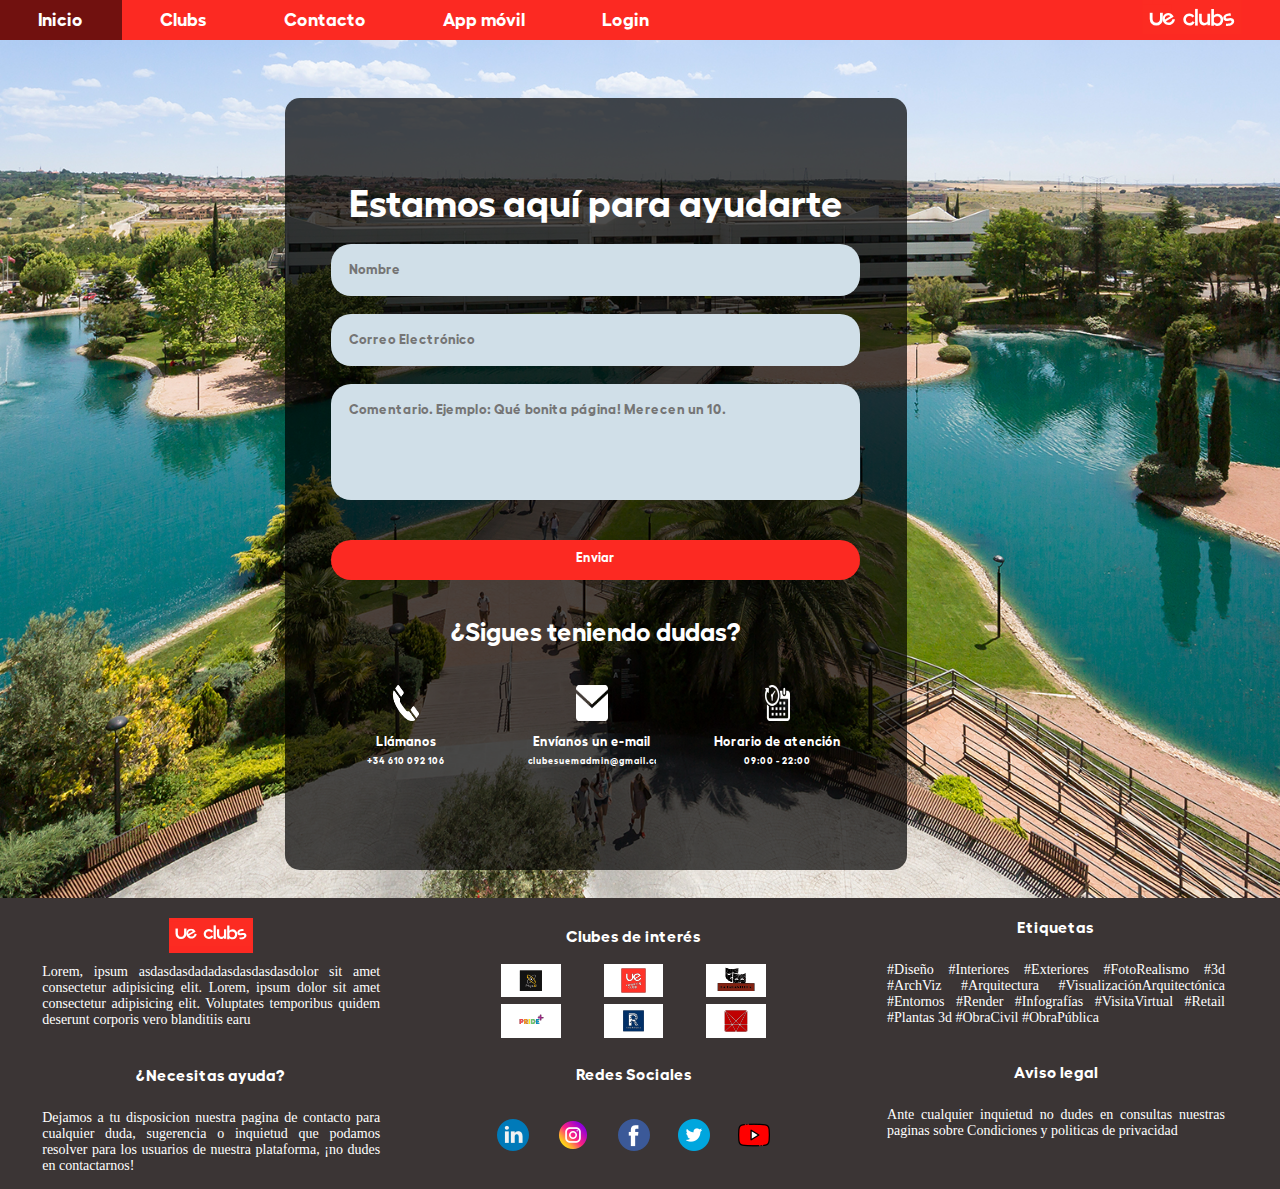
<file: contacto.html>
<!DOCTYPE html>
<html lang="en" class="contacto_html">
  <head>
    <meta charset="UTF-8" />
    <meta http-equiv="X-UA-Compatible" content="IE=edge" />
    <meta name="viewport" content="width=device-width, initial-scale=1.0" />
    <link rel="stylesheet" href="css_junto.css" />
    <script src="https://ajax.googleapis.com/ajax/libs/jquery/3.3.1/jquery.min.js"></script>
    <link rel="shortcut icon" href="img/logo.svg" type="image/x-icon">

    <title>Contactános</title>
  </head>
  <body class="contacto_body">
     <!-- BARRA DE NAVEGACIÓN -->
     <div class="navegacion_container">
      <header>
        <nav>
          <div class="navegacion_icon">
            <img class= "test_index_2" src="img/navegacion_burger.png" />
          </div>
          <a href="index.html" class="navegacion_link_menu"><div class="navegacion_menu" >Inicio</div></a>
          <a href="clubes.html" class="navegacion_link_menu"><div class="navegacion_menu">Clubs</div></a>
          <a href="contacto.html" class="navegacion_link_menu"><div class="navegacion_menu">Contacto</div></a>
          <a href="downloadAPP.html" class="navegacion_link_menu"><div class="navegacion_menu">App móvil</div></a>
          <a href="login.html" class="navegacion_link_menu"><div class="navegacion_menu">Login</div></a>
        </nav>
      </header>
    </div>
    <div class="navegacion_logo">
      <img class="navegacion_logouem" src="img/logo.svg" alt="" />
    </div>

    <!-- IMPORTANTE: COPIAR SCRIPT DEL HEAD-->
    <script>
      /* Icono del menu. Vamos a darle funcionalidad para hacer que se oculte o aparezca según el tamaño de la ventana */
      $(function () {
        /* Captura del evento para mostrar u ocultar el menu */
        $(".navegacion_icon").click(function () {
          $(".navegacion_menu").toggle();
        });

        $(window).resize(function () {
          var anchura = $(this).width();
          if (anchura > 900) {
            $(".navegacion_menu").show();
          }
        });
      });
    </script>
    <!-- FIN BARRA NAVEGACIÓN-->
    <div id="contacto_secundario">
      <div class="contacto_formulario">
        <form action="/" class="contacto_decor">
          <div class="contacto_circle"></div>
          <div class="contacto_form-inner">
            <h1 class="contacto_h1">Estamos aquí para ayudarte</h1>
            <br />
            <input type="text" placeholder="Nombre" />
            <input type="email" placeholder="Correo Electrónico" />
            <textarea
              placeholder="Comentario. Ejemplo: Qué bonita página! Merecen un 10."
              rows="5"
            ></textarea>
            <button type="submit" href="/" class="contacto_boton">
              <p id="contacto_letrasENVIAR">Enviar</p>
            </button>
          </div>

          <div id="contacto_divPrincipal">
            <p class="contacto_titulo_contacto">¿Sigues teniendo dudas?</p>
            <div class="contacto_card">
              <img src="img/viejo-telefono-tipico.png" alt="" class="contacto_imgj" />
              <p class="contacto_textotit"><b>Llámanos</b></p>
              <br />
              <p class="contacto_textop">+34 610 092 106</p>
            </div>
            <div class="contacto_card">
              <img src="img/email.png" alt="" id="contacto_mail" class="contacto_imgj" />
              <p class="contacto_textotit"><b>Envíanos un e-mail</b></p>
              <br />
              <p class="contacto_textop1">clubesuemadmin@gmail.com</p>
            </div>
            <div class="contacto_card">
              <img src="img/horarios.png" alt="" class="contacto_imgj" />
              <p class="contacto_textotit"><b>Horario de atención</b></p>
              <br />
              <p class="contacto_textop">09:00 - 22:00</p>
            </div>
          </div>
        </form>
      </div>
    </div>

    <!-- FOOTER -->
    <footer>
      <div class="contenedorfooter">
        <div class="espaciosfooter">
          <img class="logofooter" src="img/logo.svg" alt="" />
          <p class="textofooter1">
            Lorem, ipsum asdasdasdadadasdasdasdasdolor sit amet consectetur
            adipisicing elit. Lorem, ipsum dolor sit amet consectetur
            adipisicing elit. Voluptates temporibus quidem deserunt corporis
            vero blanditiis earu
          </p>
          <br />

          <h3 class="h3footer">¿Necesitas ayuda?</h3>
          <br />
          <p class="textofooter2">
            Dejamos a tu disposicion nuestra pagina de
            <a class="contactofooter" href="#">contacto</a> para cualquier duda,
            sugerencia o inquietud que podamos resolver para los usuarios de
            nuestra plataforma, ¡no dudes en contactarnos!
          </p>
        </div>
        <div class="espaciosfooterG">
          <br />
          <h3 class="h3footerc">Clubes de interés</h3>
          <br />
          <div class="galeriafooter">
            <div class="columna">
              <img
                class="imagenfooter"
                src="logos/LOGOS/VECTORIZADOS/phyxs-logo-club-madrid-400x225.svg"
                alt=""
              />
              <img
                class="imagenfooter"
                src="logos/LOGOS/VECTORIZADOS/pride.svg"
                alt=""
              />
            </div>
            <div class="columna">
              <img
                class="imagenfooter"
                src="logos/LOGOS/VECTORIZADOS/ue-e-sports-group.svg"
                alt=""
              />
              <img
                class="imagenfooter"
                src="logos/LOGOS/VECTORIZADOS/robotics.svg"
                alt=""
              />
            </div>
            <div class="columna">
              <img
                class="imagenfooter"
                src="logos/LOGOS/VECTORIZADOS/club-teatro-la-tarantella-uem-logo.svg"
                alt=""
              />
              <img
                class="imagenfooter"
                src="logos/LOGOS/VECTORIZADOS/cludeciencias3.svg"
                alt=""
              />
            </div>
          </div>

          <h3 class="h3footer">Redes Sociales</h3>
          <br /><br />
          <div class="footer_redescociales">
            <img
              src="logos/LOGOS/redes sociales/linkedin.png"
              alt=""
              class="footer_icono_redes_sociales"
            />
            <img
              src="logos/LOGOS/redes sociales/instagram.png"
              alt=""
              class="footer_icono_redes_sociales"
            />
            <img
              src="logos/LOGOS/redes sociales/facebook.png"
              alt=""
              class="footer_icono_redes_sociales"
            />
            <img
              src="logos/LOGOS/redes sociales/gorjeo.png"
              alt=""
              class="footer_icono_redes_sociales"
            />
            <img
              src="/logos/LOGOS/redes sociales/youtube.png"
              alt=""
              class="footer_icono_redes_sociales"
            />
          </div>
        </div>

        <div class="espaciosfooterfinal">
          <h3 class="h3footer">Etiquetas</h3>
          <br />
          <p class="textofooter2">
            #Diseño #Interiores #Exteriores #FotoRealismo #3d #ArchViz
            #Arquitectura #VisualizaciónArquitectónica #Entornos #Render
            #Infografías #VisitaVirtual #Retail #Plantas 3d #ObraCivil
            #ObraPública
          </p>
          <br />

          <h3 class="h3footer">Aviso legal</h3>
          <br />
          <p class="textofooter2">
            Ante cualquier inquietud no dudes en consultas nuestras paginas
            sobre
            <a href="#" class="contactofooter"
              >Condiciones y politicas de privacidad</a
            >
          </p>
        </div>
      </div>
      <br />
    </footer>
  </body>
</html>
</file>
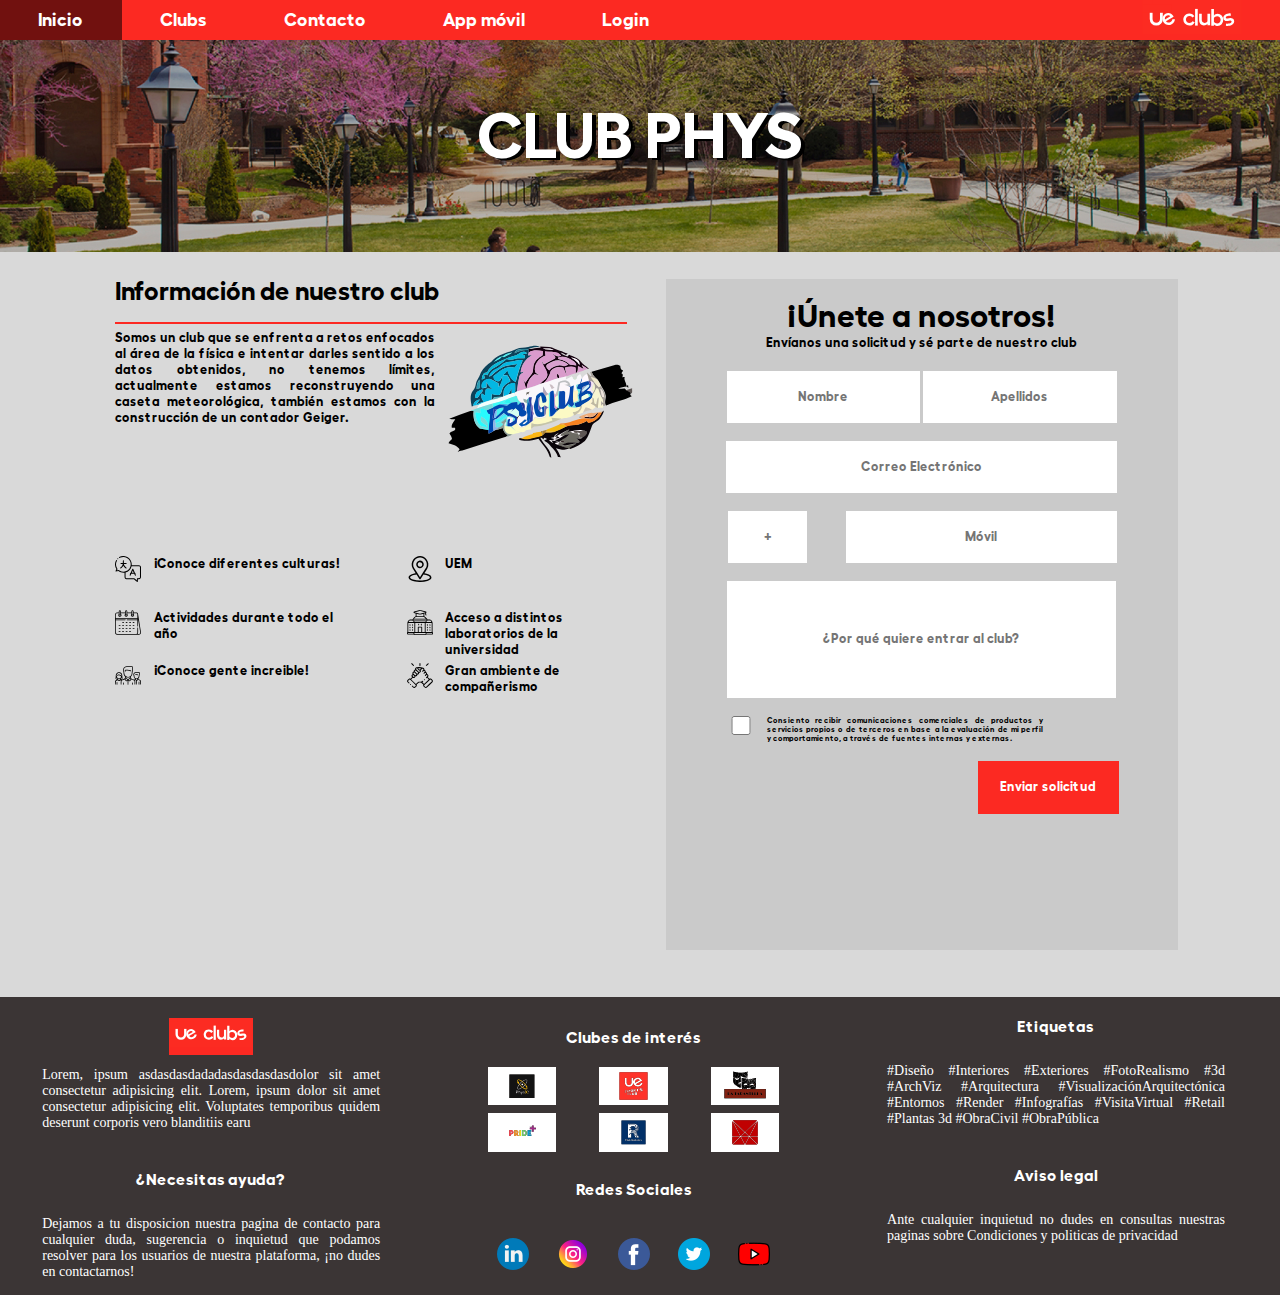
<file: pagdeunclub.html>
<!DOCTYPE html>
<html lang="en">
  <head>
    <meta charset="UTF-8" />
    <meta http-equiv="X-UA-Compatible" content="IE=edge" />
    <meta name="viewport" content="width=device-width, initial-scale=1.0" />
    <link rel="stylesheet" href="css_junto.css" />
    <link rel="shortcut icon" href="img/logo.svg" type="image/x-icon">
    <title>Club</title>
  </head>
  <body>
    <!-- BARRA DE NAVEGACIÓN -->
    <div class="navegacion_container">
      <header>
        <nav>
          <div class="navegacion_icon">
            <img class= "test_index_2" src="img/navegacion_burger.png" />
          </div>
          <a href="index.html" class="navegacion_link_menu"><div class="navegacion_menu" >Inicio</div></a>
          <a href="clubes.html" class="navegacion_link_menu"><div class="navegacion_menu">Clubs</div></a>
          <a href="contacto.html" class="navegacion_link_menu"><div class="navegacion_menu">Contacto</div></a>
          <a href="downloadAPP.html" class="navegacion_link_menu"><div class="navegacion_menu">App móvil</div></a>
          <a href="login.html" class="navegacion_link_menu"><div class="navegacion_menu">Login</div></a>
        </nav>
      </header>
    </div>
    <div class="navegacion_logo">
      <img class="navegacion_logouem" src="img/logo.svg" alt="" />
    </div>
    <div class="divprincipal_club">
      <p class="tituloPRI_club">CLUB PHYS</p>
    </div>
    <div class="contenedorgeneral_club">
    <div class="contenedorVerticales_club">
      <div class="divvertical1_club">
        <h1 id="tituloINFO_club">Información de nuestro club</h1>
        <br /><br/> <hr class="lineaINFO_club">
        <div class="circulo_club"><img src="logos/psyclub.svg" alt="" id="logoTEXT_club"></div>
        <div >
        <p id="textoINFO_club">
          Somos un club que se enfrenta a retos enfocados al área de la física
          e intentar darles sentido a los datos obtenidos, no tenemos límites,
          actualmente estamos reconstruyendo una caseta meteorológica, también
          estamos con la construcción de un contador Geiger.
        </p> 
      </div>
      <div class="caract_club">
        <div id="cuadrito1_club"><img src="iconos/translation (1).svg" alt="" class="imgIZQ_club"><p class="textoICON_club">  ¡Conoce diferentes culturas!  </p> </div>
        <div id="cuadrito2_club"><img src="iconos/location (1).svg" alt="" class="imgIZQ_club"><p class="textoICON_club"> UEM  </p> </div>
        <div id="cuadrito3_club"><img src="iconos/calendar (1).svg" alt="" class="imgIZQ_club"><p class="textoICON_club"> Actividades durante todo el año   </p> </div>
        <div id="cuadrito4_club"><img src="iconos/school.svg" alt="" class="imgIZQ_club"><p class="textoICON_club"> Acceso a distintos laboratorios de la universidad  </p> </div>
        <div id="cuadrito5_club"><img src="iconos/team.svg" alt="" class="imgIZQ_club"><p class="textoICON_club"> ¡Conoce gente increible!  </p> </div>
        <div id="cuadrito6_club"><img src="iconos/support (2).svg" alt="" class="imgIZQ_club"><p class="textoICON_club"> Gran ambiente de <br> compañerismo  </p> </div>
        <!-- <div id="cuadrito7_club"></div>
        <div id="cuadrito8_club"></div> -->
      </div>



      </div>
      <div class="divvertical2_club">
        <div class="formulario_club">
          <h1 id="titulojoin_club">¡Únete a nosotros!</h1>
        <p id="textojoin_club">Envíanos una solicitud y sé parte de nuestro club</p> <br>
          <form action="" class="decoracionFORM">
            <div class="rellenoformulario_club">
              <br />
              <input type="text" placeholder="Nombre" />
              <input type="text" placeholder="Apellidos">
              <input type="email" placeholder="Correo Electrónico" id="mailform_club"/> <br>
              <input type="text" placeholder="+" id="masFORM_club">
              <input type="text" id="movilFORM_club" placeholder="Móvil">
              <input type="textarea" placeholder="¿Por qué quiere entrar al club?" id="textogrande_club"> 
              <input type="checkbox" name="" id="casilladerechos_club">
              <p id="textoCasilla_club">Consiento recibir comunicaciones comerciales de productos y servicios propios o de terceros en base a la evaluación de mi perfil y comportamiento, a través de fuentes internas y externas.</p>
              <button type="submit" class="ENVIAR_club">
              Enviar solicitud
              </button>
            </div>
      </div>
    </div>
    </div>


 <!-- FOOTER -->
 <footer>
  <div class="contenedorfooter">
    <div class="espaciosfooter">
      <img class="logofooter" src="img/logo.svg" alt="" />
      <p class="textofooter1">
        Lorem, ipsum asdasdasdadadasdasdasdasdolor sit amet consectetur
        adipisicing elit. Lorem, ipsum dolor sit amet consectetur
        adipisicing elit. Voluptates temporibus quidem deserunt corporis
        vero blanditiis earu
      </p>
      <br />

      <h3 class="h3footer">¿Necesitas ayuda?</h3>
      <br />
      <p class="textofooter2">
        Dejamos a tu disposicion nuestra pagina de
        <a class="contactofooter" href="#">contacto</a> para cualquier duda,
        sugerencia o inquietud que podamos resolver para los usuarios de
        nuestra plataforma, ¡no dudes en contactarnos!
      </p>
    </div>
    <div class="espaciosfooterG">
      <br />
      <h3 class="h3footerc">Clubes de interés</h3>
      <br />
      <div class="galeriafooter">
        <div class="columna">
          <img
            class="imagenfooter"
            src="logos/LOGOS/VECTORIZADOS/phyxs-logo-club-madrid-400x225.svg"
            alt=""
          />
          <img
            class="imagenfooter"
            src="logos/LOGOS/VECTORIZADOS/pride.svg"
            alt=""
          />
        </div>
        <div class="columna">
          <img
            class="imagenfooter"
            src="logos/LOGOS/VECTORIZADOS/ue-e-sports-group.svg"
            alt=""
          />
          <img
            class="imagenfooter"
            src="logos/LOGOS/VECTORIZADOS/robotics.svg"
            alt=""
          />
        </div>
        <div class="columna">
          <img
            class="imagenfooter"
            src="logos/LOGOS/VECTORIZADOS/club-teatro-la-tarantella-uem-logo.svg"
            alt=""
          />
          <img
            class="imagenfooter"
            src="logos/LOGOS/VECTORIZADOS/cludeciencias3.svg"
            alt=""
          />
        </div>
      </div>

      <h3 class="h3footer">Redes Sociales</h3>
      <br /><br />
      <div class="footer_redescociales">
        <img
          src="logos/LOGOS/redes sociales/linkedin.png"
          alt=""
          class="footer_icono_redes_sociales"
        />
        <img
          src="logos/LOGOS/redes sociales/instagram.png"
          alt=""
          class="footer_icono_redes_sociales"
        />
        <img
          src="logos/LOGOS/redes sociales/facebook.png"
          alt=""
          class="footer_icono_redes_sociales"
        />
        <img
          src="logos/LOGOS/redes sociales/gorjeo.png"
          alt=""
          class="footer_icono_redes_sociales"
        />
        <img
          src="logos/LOGOS/redes sociales/youtube.png"
          alt=""
          class="footer_icono_redes_sociales"
        />
      </div>
    </div>

    <div class="espaciosfooterfinal">
      <h3 class="h3footer">Etiquetas</h3>
      <br />
      <p class="textofooter2">
        #Diseño #Interiores #Exteriores #FotoRealismo #3d #ArchViz
        #Arquitectura #VisualizaciónArquitectónica #Entornos #Render
        #Infografías #VisitaVirtual #Retail #Plantas 3d #ObraCivil
        #ObraPública
      </p>
      <br />

      <h3 class="h3footer">Aviso legal</h3>
      <br />
      <p class="textofooter2">
        Ante cualquier inquietud no dudes en consultas nuestras paginas
        sobre
        <a href="#" class="contactofooter"
          >Condiciones y politicas de privacidad</a
        >
      </p>
    </div>
  </div>
  <br />
</footer>
  </body>
</html>
</file>
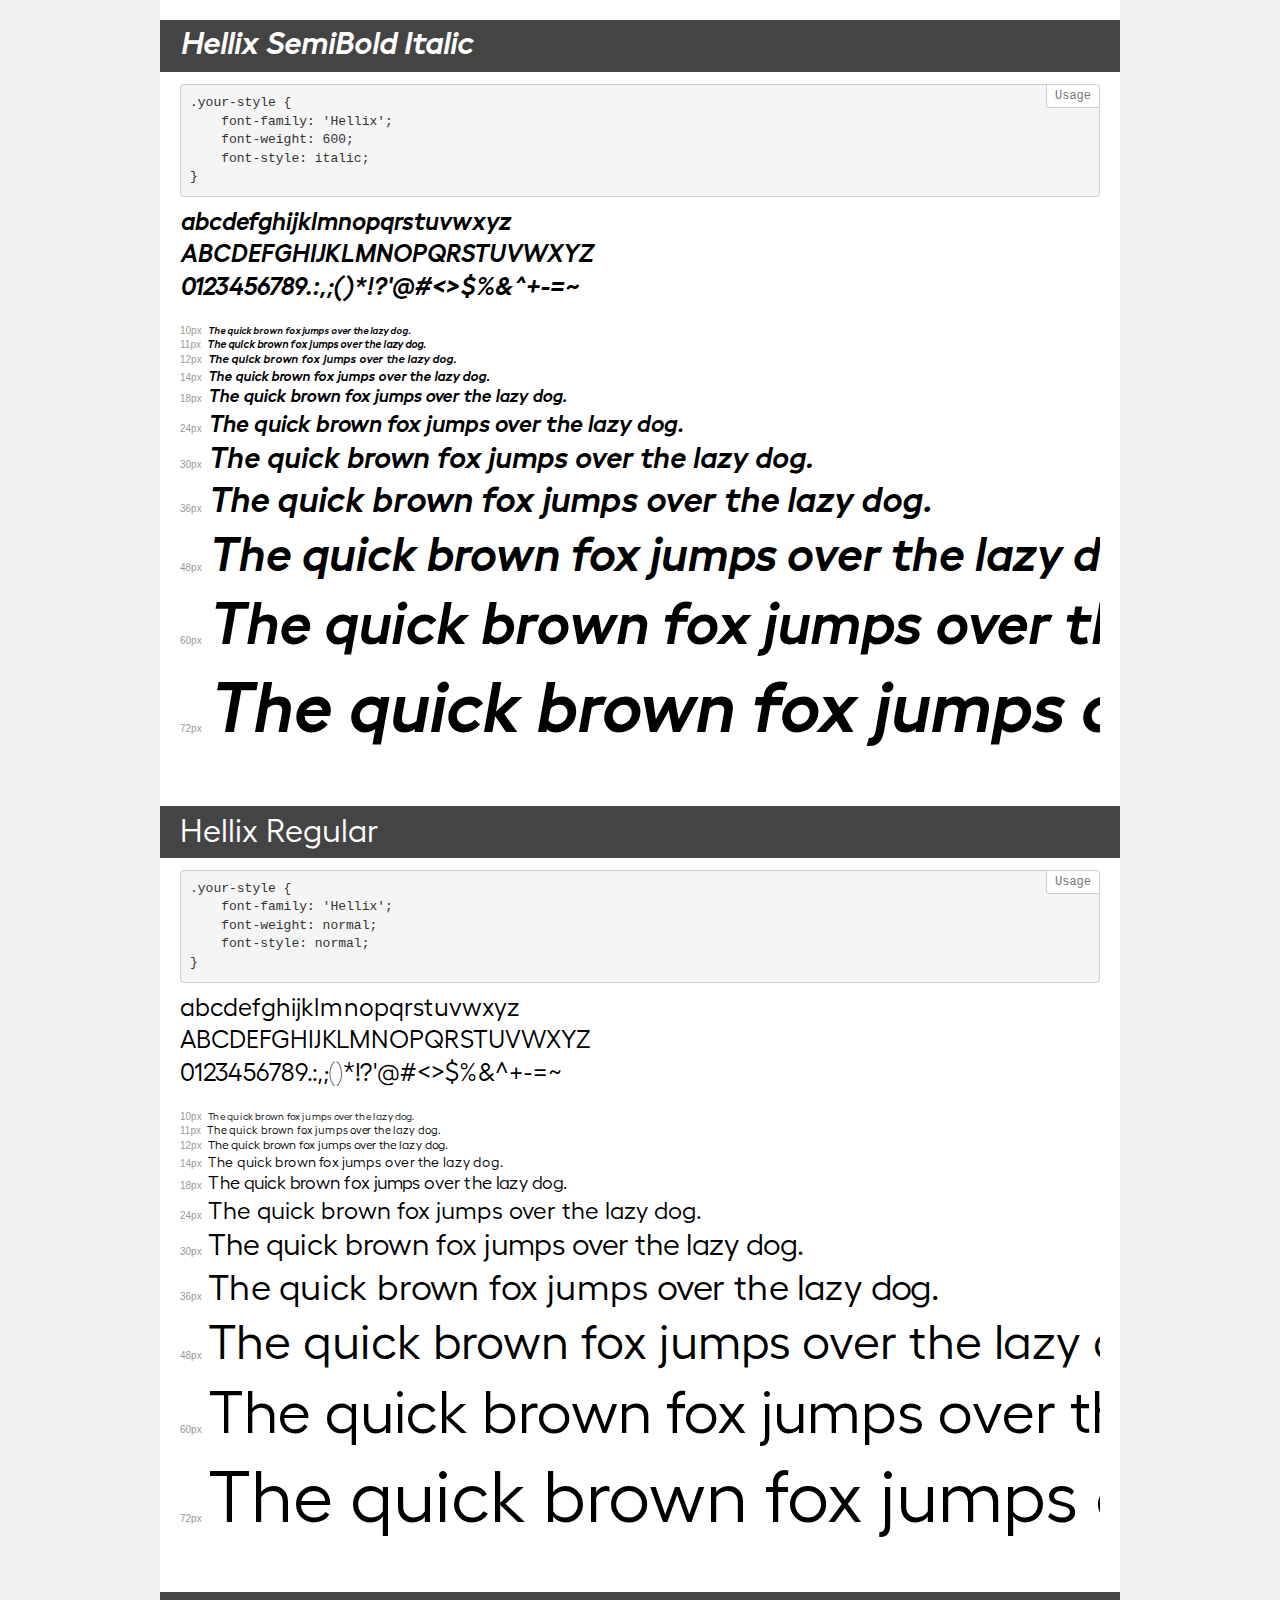
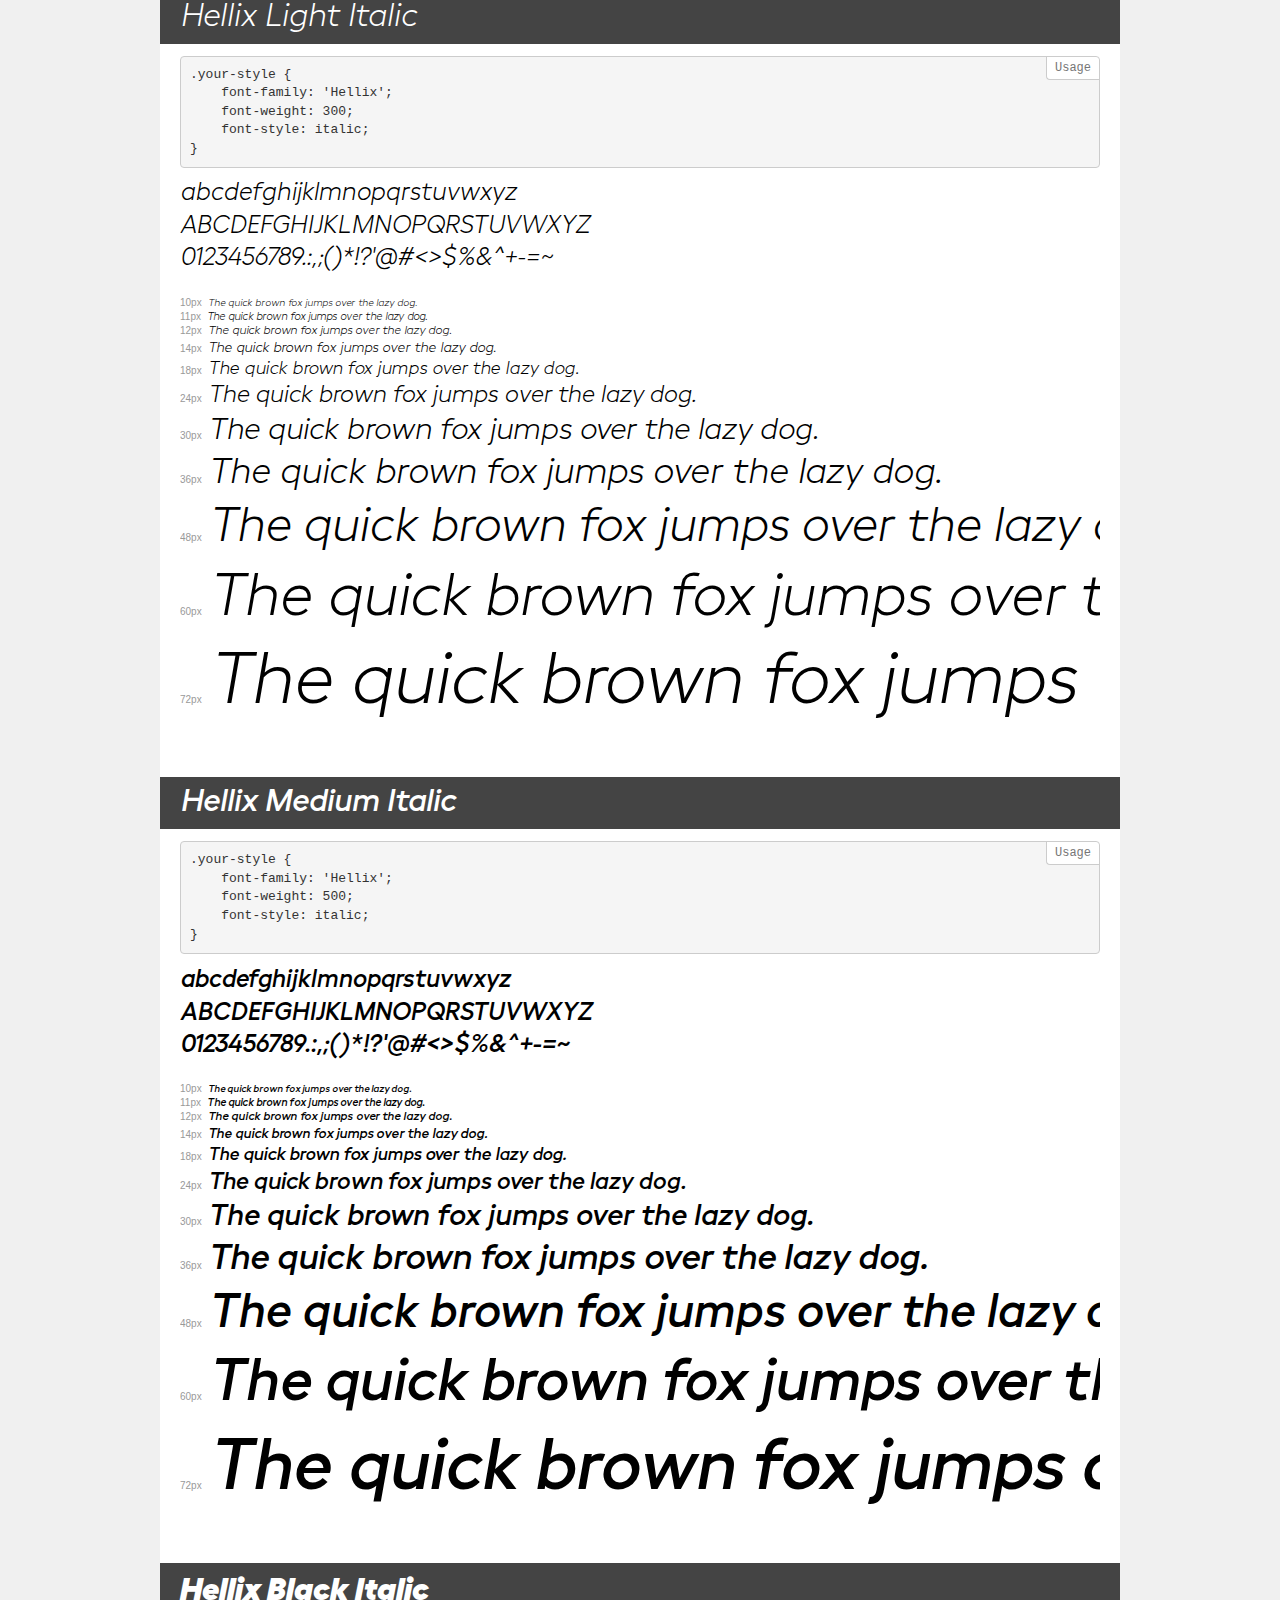
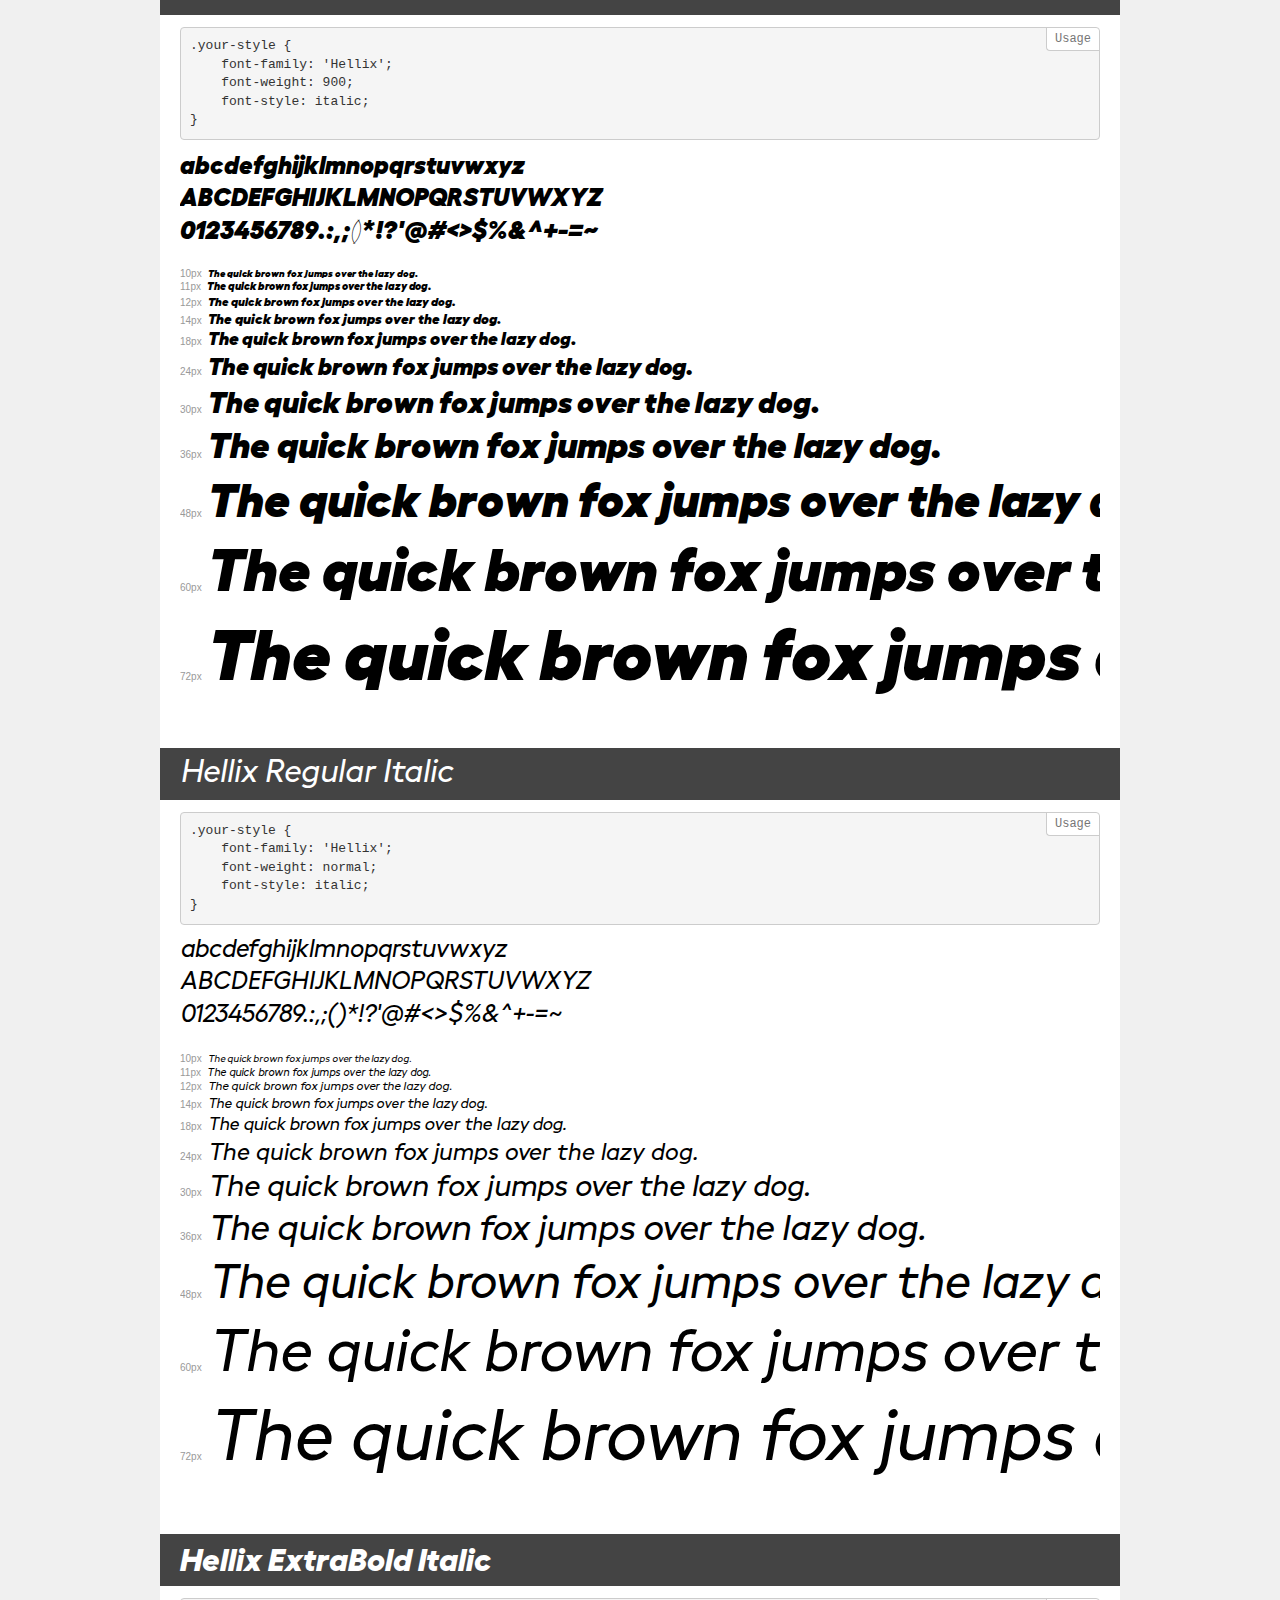
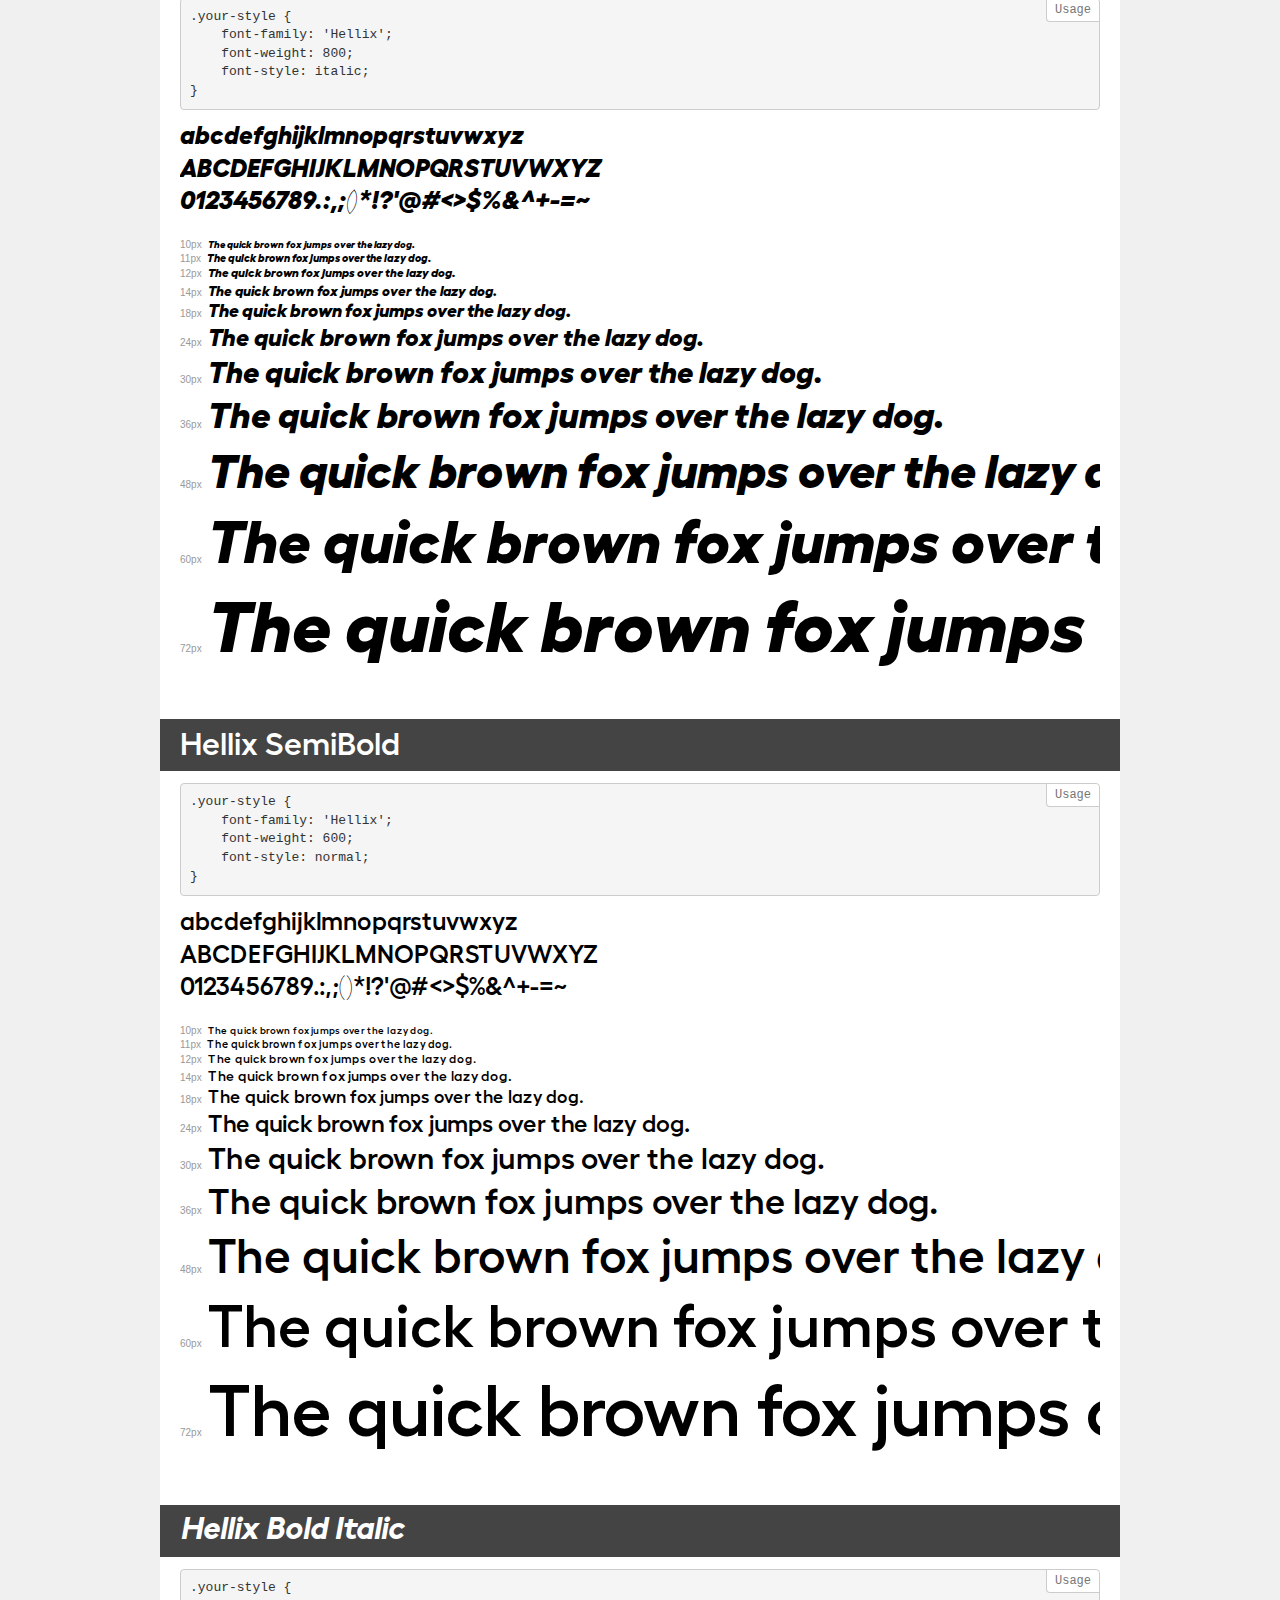
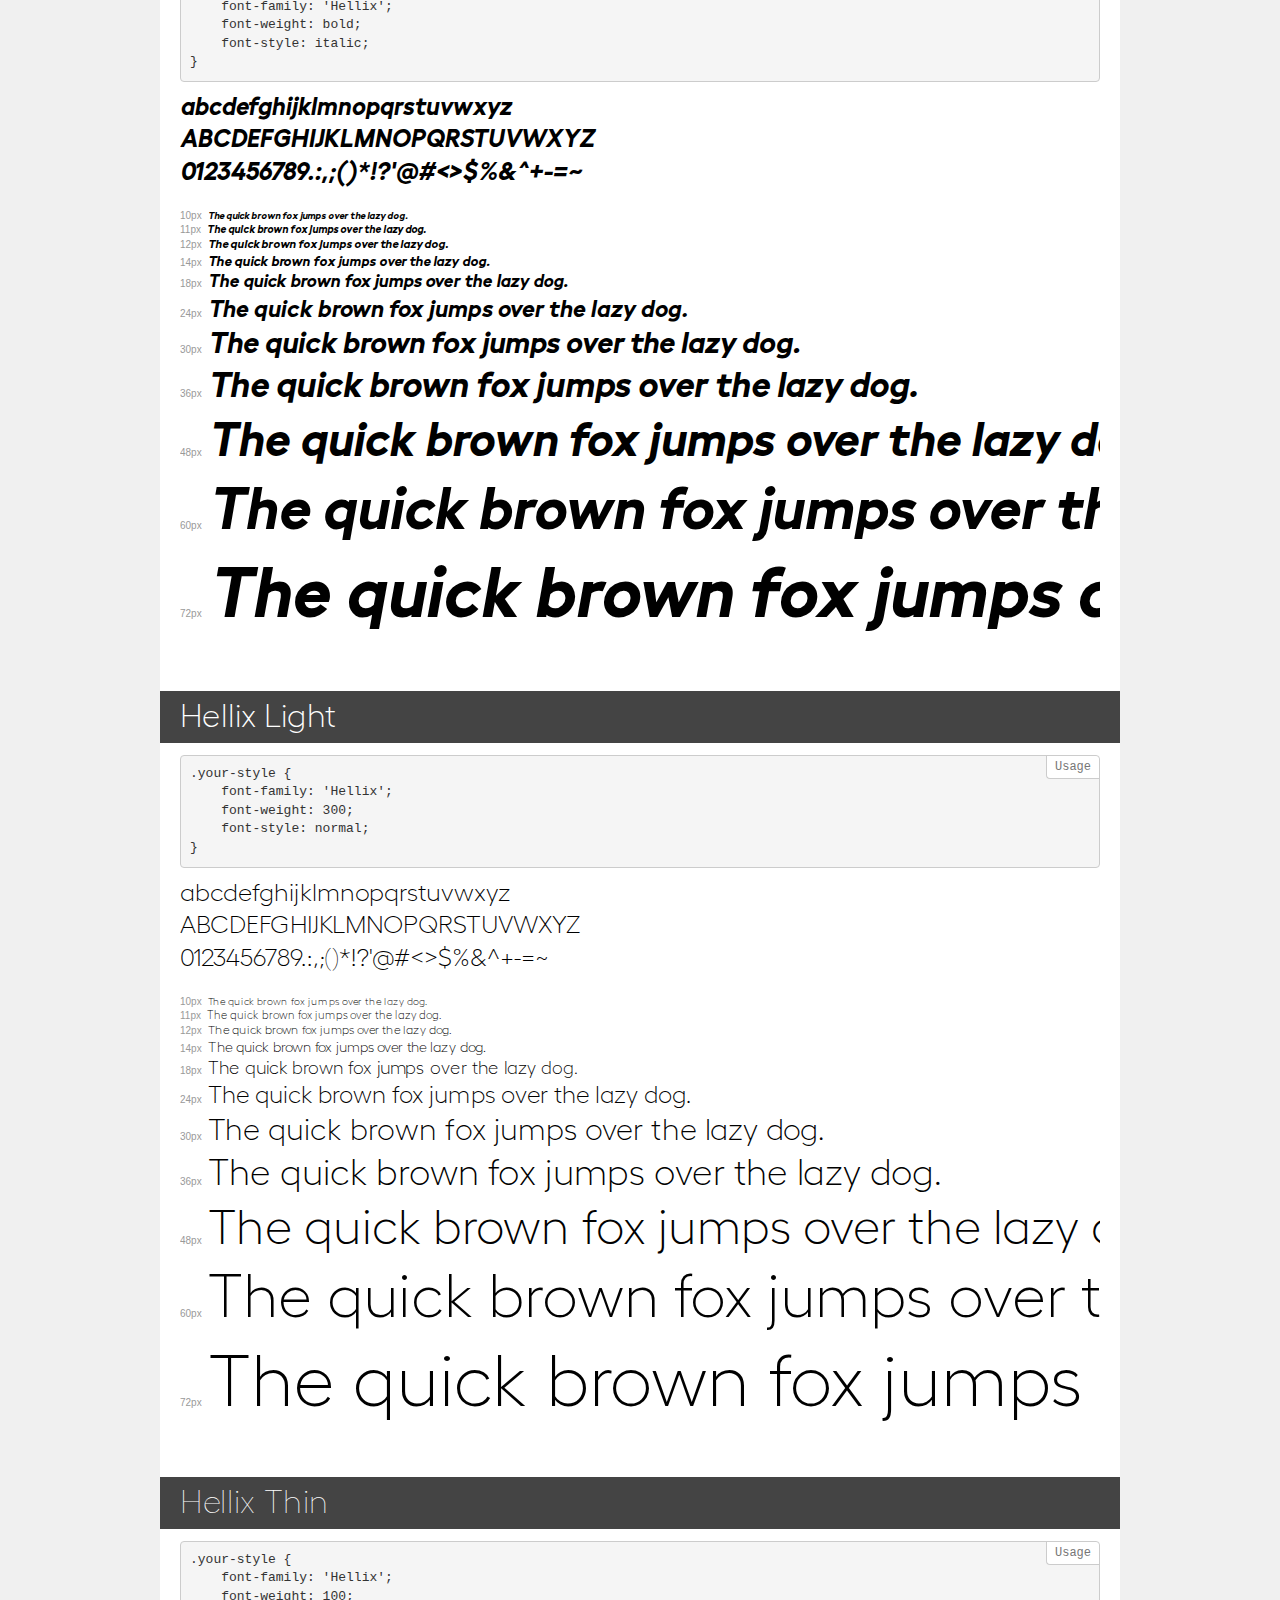
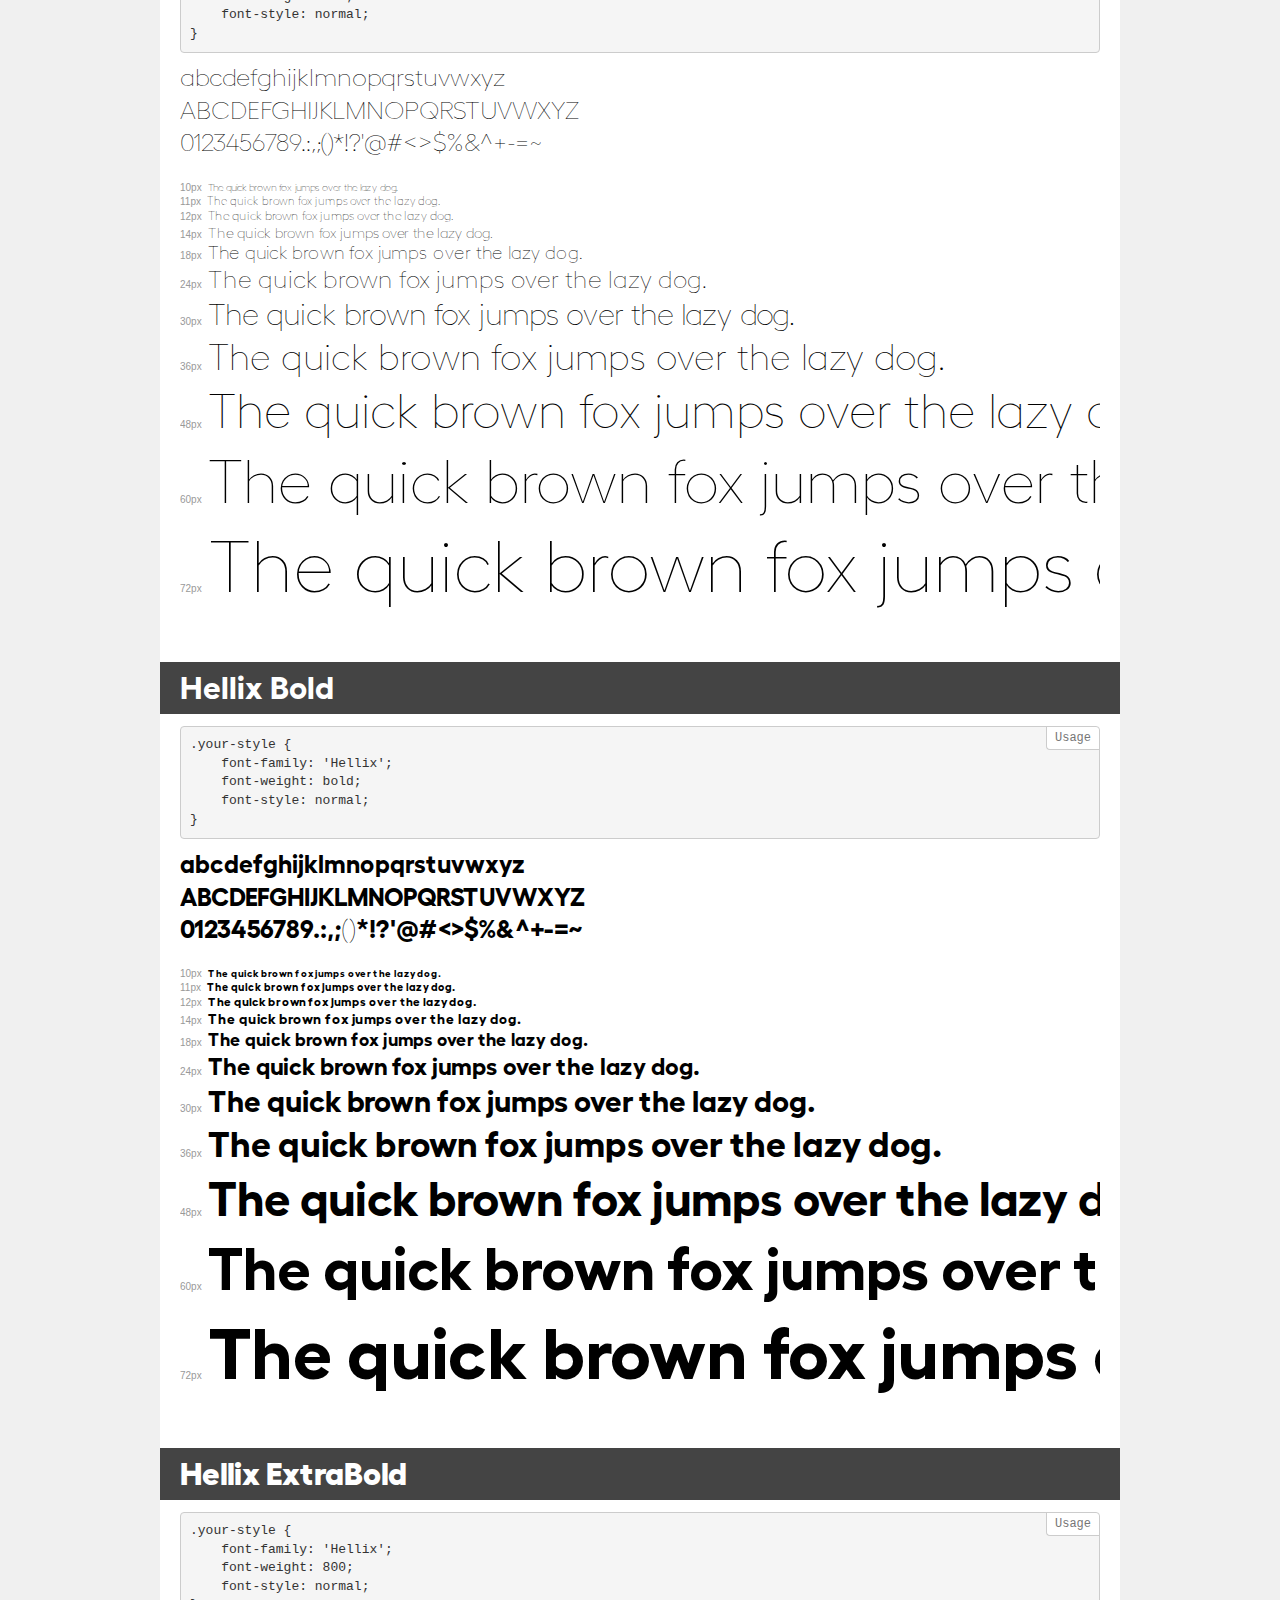
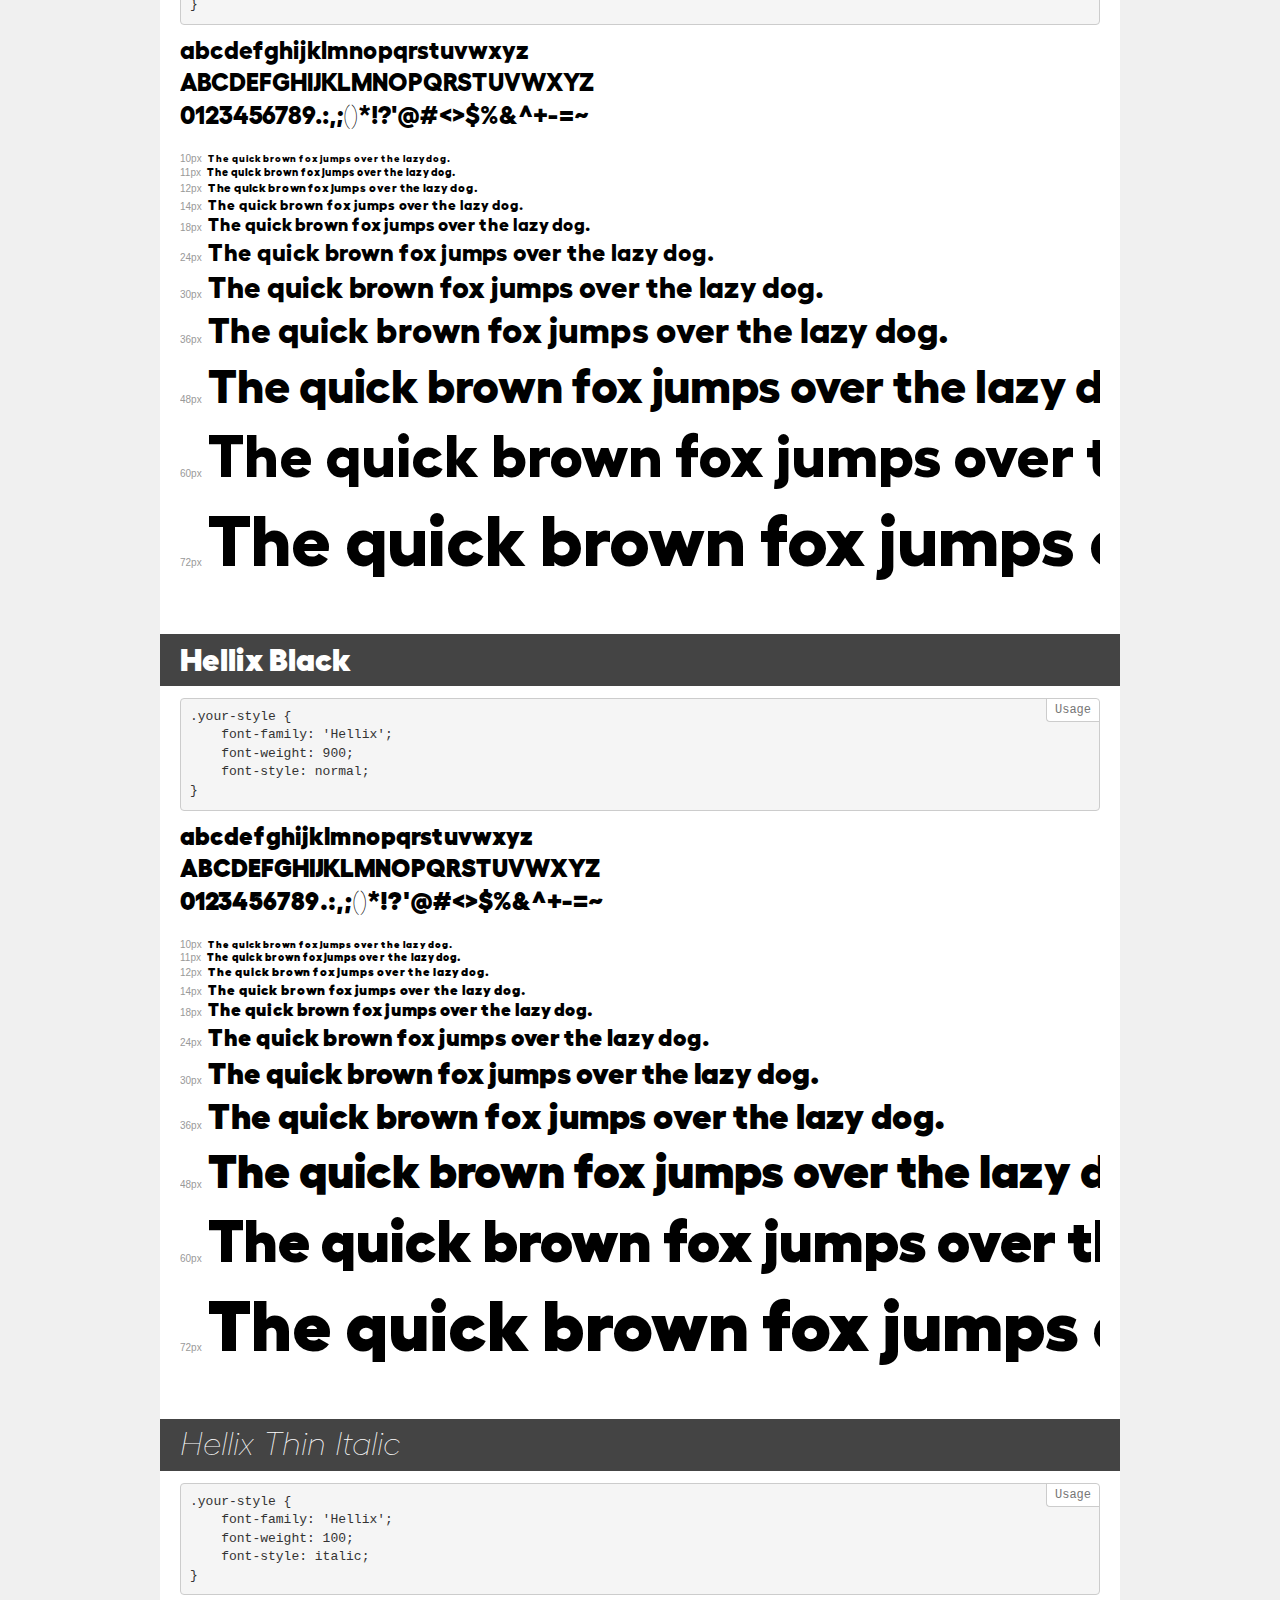
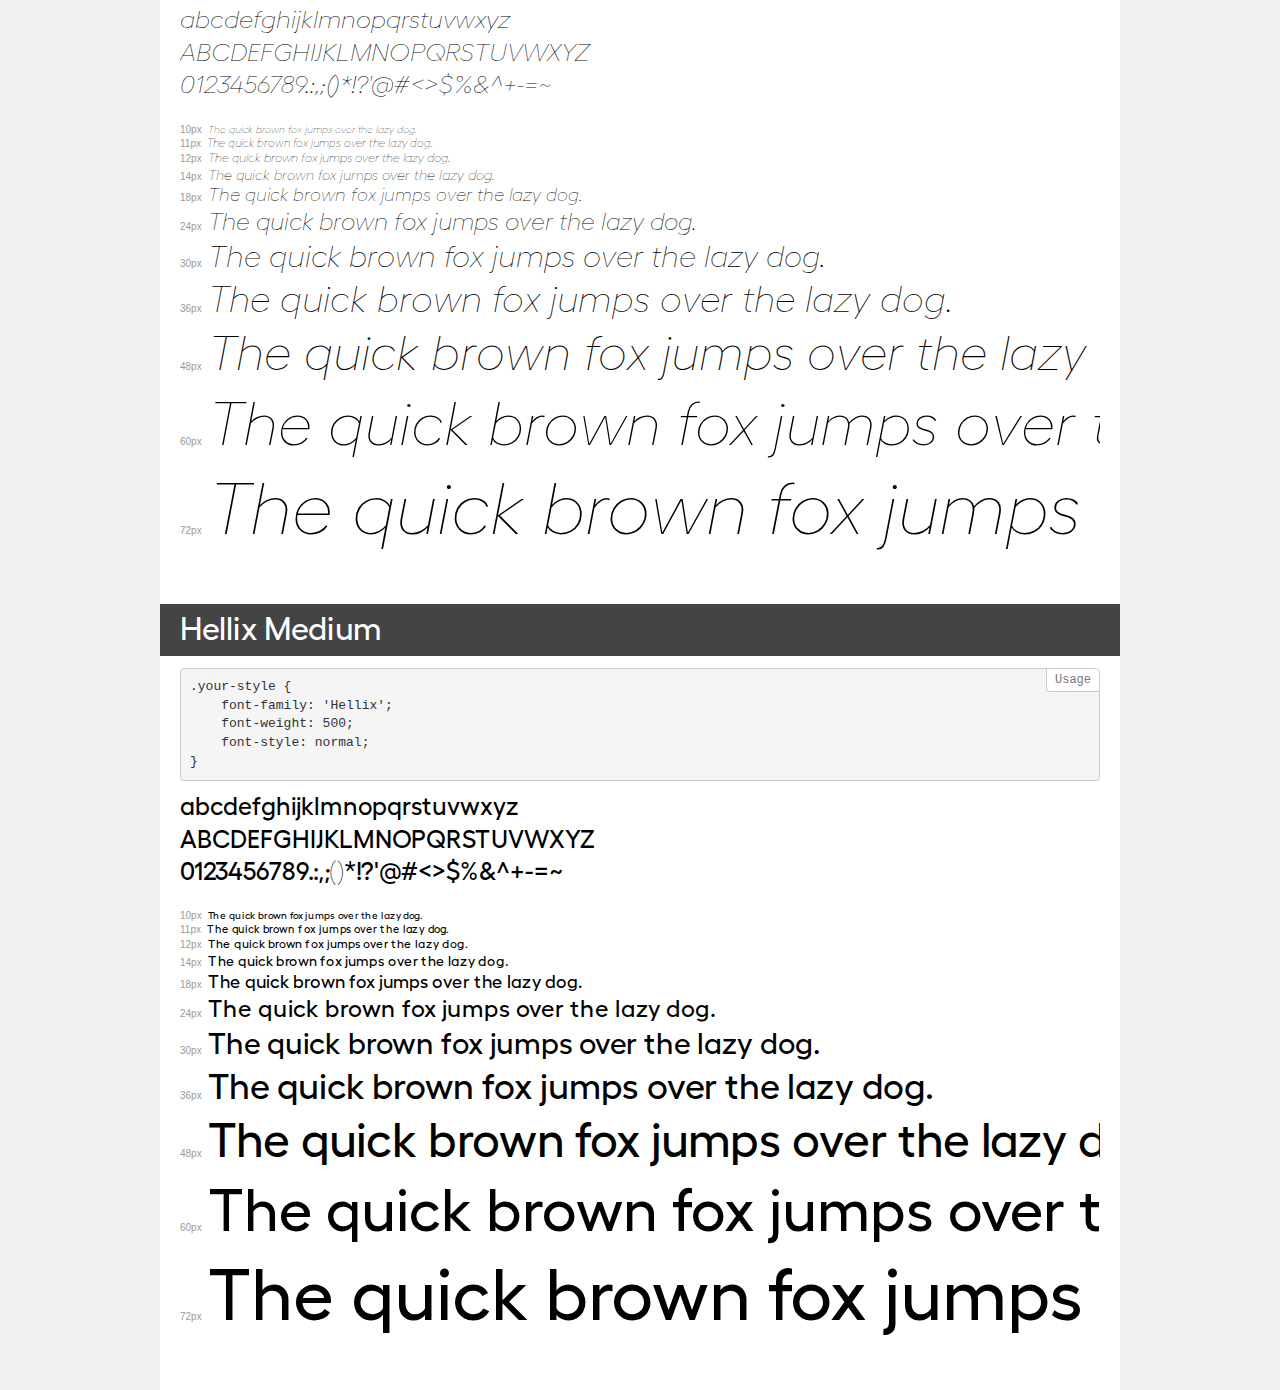
<file: fuentes/Hellix/demo.html>
<!DOCTYPE html>
<html lang="en">
<head>
    <meta charset="utf-8">
    <meta http-equiv="X-UA-Compatible" content="IE=edge">
    <meta name="viewport" content="width=device-width, initial-scale=1">
    <meta name="robots" content="noindex, noarchive">
    <meta name="format-detection" content="telephone=no">
    <title>Transfonter demo</title>
    <link href="stylesheet.css" rel="stylesheet">
    <style>
        /*
        http://meyerweb.com/eric/tools/css/reset/
        v2.0 | 20110126
        License: none (public domain)
        */
        html, body, div, span, applet, object, iframe,
        h1, h2, h3, h4, h5, h6, p, blockquote, pre,
        a, abbr, acronym, address, big, cite, code,
        del, dfn, em, img, ins, kbd, q, s, samp,
        small, strike, strong, sub, sup, tt, var,
        b, u, i, center,
        dl, dt, dd, ol, ul, li,
        fieldset, form, label, legend,
        table, caption, tbody, tfoot, thead, tr, th, td,
        article, aside, canvas, details, embed,
        figure, figcaption, footer, header, hgroup,
        menu, nav, output, ruby, section, summary,
        time, mark, audio, video {
            margin: 0;
            padding: 0;
            border: 0;
            font-size: 100%;
            font: inherit;
            vertical-align: baseline;
        }
        /* HTML5 display-role reset for older browsers */
        article, aside, details, figcaption, figure,
        footer, header, hgroup, menu, nav, section {
            display: block;
        }
        body {
            line-height: 1;
        }
        ol, ul {
            list-style: none;
        }
        blockquote, q {
            quotes: none;
        }
        blockquote:before, blockquote:after,
        q:before, q:after {
            content: '';
            content: none;
        }
        table {
            border-collapse: collapse;
            border-spacing: 0;
        }
        /* demo styles */
        body {
            background: #f0f0f0;
            color: #000;
        }
        .page {
            background: #fff;
            width: 920px;
            margin: 0 auto;
            padding: 20px 20px 0 20px;
            overflow: hidden;
        }
        .font-container {
            overflow-x: auto;
            overflow-y: hidden;
            margin-bottom: 40px;
            line-height: 1.3;
            white-space: nowrap;
            padding-bottom: 5px;
        }
        h1 {
            position: relative;
            background: #444;
            font-size: 32px;
            color: #fff;
            padding: 10px 20px;
            margin: 0 -20px 12px -20px;
        }
        .letters {
            font-size: 25px;
            margin-bottom: 20px;
        }
        .s10:before {
            content: '10px';
        }
        .s11:before {
            content: '11px';
        }
        .s12:before {
            content: '12px';
        }
        .s14:before {
            content: '14px';
        }
        .s18:before {
            content: '18px';
        }
        .s24:before {
            content: '24px';
        }
        .s30:before {
            content: '30px';
        }
        .s36:before {
            content: '36px';
        }
        .s48:before {
            content: '48px';
        }
        .s60:before {
            content: '60px';
        }
        .s72:before {
            content: '72px';
        }
        .s10:before, .s11:before, .s12:before, .s14:before,
        .s18:before, .s24:before, .s30:before, .s36:before,
        .s48:before, .s60:before, .s72:before {
            font-family: Arial, sans-serif;
            font-size: 10px;
            font-weight: normal;
            font-style: normal;
            color: #999;
            padding-right: 6px;
        }
        pre {
            display: block;
            position: relative;
            padding: 9px;
            margin: 0 0 10px;
            font-family: Monaco, Menlo, Consolas, "Courier New", monospace;
            font-size: 13px;
            line-height: 1.428571429;
            color: #333;
            font-weight: normal;
            font-style: normal;
            background-color: #f5f5f5;
            border: 1px solid #ccc;
            overflow-x: auto;
            border-radius: 4px;
        }
        pre:after {
            display: block;
            position: absolute;
            right: 0;
            top: 0;
            content: 'Usage';
            line-height: 1;
            padding: 5px 8px;
            font-size: 12px;
            color: #767676;
            background-color: #fff;
            border: 1px solid #ccc;
            border-right: none;
            border-top: none;
            border-radius: 0 4px 0 4px;
            z-index: 10;
        }
        /* responsive */
        @media (max-width: 959px) {
            .page {
                width: auto;
                margin: 0;
            }
        }
    </style>
</head>
<body>
<div class="page">
    <div class="demo">
        <h1 style="font-family: 'Hellix'; font-weight: 600; font-style: italic;">Hellix SemiBold Italic</h1>
        <pre>.your-style {
    font-family: 'Hellix';
    font-weight: 600;
    font-style: italic;
}</pre>
        <div class="font-container" style="font-family: 'Hellix'; font-weight: 600; font-style: italic;">
            <p class="letters">
                abcdefghijklmnopqrstuvwxyz<br>
ABCDEFGHIJKLMNOPQRSTUVWXYZ<br>
                0123456789.:,;()*!?'@#<>$%&^+-=~
            </p>
            <p class="s10" style="font-size: 10px;">The quick brown fox jumps over the lazy dog.</p>
            <p class="s11" style="font-size: 11px;">The quick brown fox jumps over the lazy dog.</p>
            <p class="s12" style="font-size: 12px;">The quick brown fox jumps over the lazy dog.</p>
            <p class="s14" style="font-size: 14px;">The quick brown fox jumps over the lazy dog.</p>
            <p class="s18" style="font-size: 18px;">The quick brown fox jumps over the lazy dog.</p>
            <p class="s24" style="font-size: 24px;">The quick brown fox jumps over the lazy dog.</p>
            <p class="s30" style="font-size: 30px;">The quick brown fox jumps over the lazy dog.</p>
            <p class="s36" style="font-size: 36px;">The quick brown fox jumps over the lazy dog.</p>
            <p class="s48" style="font-size: 48px;">The quick brown fox jumps over the lazy dog.</p>
            <p class="s60" style="font-size: 60px;">The quick brown fox jumps over the lazy dog.</p>
            <p class="s72" style="font-size: 72px;">The quick brown fox jumps over the lazy dog.</p>
        </div>
    </div>
    <div class="demo">
        <h1 style="font-family: 'Hellix'; font-weight: normal; font-style: normal;">Hellix Regular</h1>
        <pre>.your-style {
    font-family: 'Hellix';
    font-weight: normal;
    font-style: normal;
}</pre>
        <div class="font-container" style="font-family: 'Hellix'; font-weight: normal; font-style: normal;">
            <p class="letters">
                abcdefghijklmnopqrstuvwxyz<br>
ABCDEFGHIJKLMNOPQRSTUVWXYZ<br>
                0123456789.:,;()*!?'@#<>$%&^+-=~
            </p>
            <p class="s10" style="font-size: 10px;">The quick brown fox jumps over the lazy dog.</p>
            <p class="s11" style="font-size: 11px;">The quick brown fox jumps over the lazy dog.</p>
            <p class="s12" style="font-size: 12px;">The quick brown fox jumps over the lazy dog.</p>
            <p class="s14" style="font-size: 14px;">The quick brown fox jumps over the lazy dog.</p>
            <p class="s18" style="font-size: 18px;">The quick brown fox jumps over the lazy dog.</p>
            <p class="s24" style="font-size: 24px;">The quick brown fox jumps over the lazy dog.</p>
            <p class="s30" style="font-size: 30px;">The quick brown fox jumps over the lazy dog.</p>
            <p class="s36" style="font-size: 36px;">The quick brown fox jumps over the lazy dog.</p>
            <p class="s48" style="font-size: 48px;">The quick brown fox jumps over the lazy dog.</p>
            <p class="s60" style="font-size: 60px;">The quick brown fox jumps over the lazy dog.</p>
            <p class="s72" style="font-size: 72px;">The quick brown fox jumps over the lazy dog.</p>
        </div>
    </div>
    <div class="demo">
        <h1 style="font-family: 'Hellix'; font-weight: 300; font-style: italic;">Hellix Light Italic</h1>
        <pre>.your-style {
    font-family: 'Hellix';
    font-weight: 300;
    font-style: italic;
}</pre>
        <div class="font-container" style="font-family: 'Hellix'; font-weight: 300; font-style: italic;">
            <p class="letters">
                abcdefghijklmnopqrstuvwxyz<br>
ABCDEFGHIJKLMNOPQRSTUVWXYZ<br>
                0123456789.:,;()*!?'@#<>$%&^+-=~
            </p>
            <p class="s10" style="font-size: 10px;">The quick brown fox jumps over the lazy dog.</p>
            <p class="s11" style="font-size: 11px;">The quick brown fox jumps over the lazy dog.</p>
            <p class="s12" style="font-size: 12px;">The quick brown fox jumps over the lazy dog.</p>
            <p class="s14" style="font-size: 14px;">The quick brown fox jumps over the lazy dog.</p>
            <p class="s18" style="font-size: 18px;">The quick brown fox jumps over the lazy dog.</p>
            <p class="s24" style="font-size: 24px;">The quick brown fox jumps over the lazy dog.</p>
            <p class="s30" style="font-size: 30px;">The quick brown fox jumps over the lazy dog.</p>
            <p class="s36" style="font-size: 36px;">The quick brown fox jumps over the lazy dog.</p>
            <p class="s48" style="font-size: 48px;">The quick brown fox jumps over the lazy dog.</p>
            <p class="s60" style="font-size: 60px;">The quick brown fox jumps over the lazy dog.</p>
            <p class="s72" style="font-size: 72px;">The quick brown fox jumps over the lazy dog.</p>
        </div>
    </div>
    <div class="demo">
        <h1 style="font-family: 'Hellix'; font-weight: 500; font-style: italic;">Hellix Medium Italic</h1>
        <pre>.your-style {
    font-family: 'Hellix';
    font-weight: 500;
    font-style: italic;
}</pre>
        <div class="font-container" style="font-family: 'Hellix'; font-weight: 500; font-style: italic;">
            <p class="letters">
                abcdefghijklmnopqrstuvwxyz<br>
ABCDEFGHIJKLMNOPQRSTUVWXYZ<br>
                0123456789.:,;()*!?'@#<>$%&^+-=~
            </p>
            <p class="s10" style="font-size: 10px;">The quick brown fox jumps over the lazy dog.</p>
            <p class="s11" style="font-size: 11px;">The quick brown fox jumps over the lazy dog.</p>
            <p class="s12" style="font-size: 12px;">The quick brown fox jumps over the lazy dog.</p>
            <p class="s14" style="font-size: 14px;">The quick brown fox jumps over the lazy dog.</p>
            <p class="s18" style="font-size: 18px;">The quick brown fox jumps over the lazy dog.</p>
            <p class="s24" style="font-size: 24px;">The quick brown fox jumps over the lazy dog.</p>
            <p class="s30" style="font-size: 30px;">The quick brown fox jumps over the lazy dog.</p>
            <p class="s36" style="font-size: 36px;">The quick brown fox jumps over the lazy dog.</p>
            <p class="s48" style="font-size: 48px;">The quick brown fox jumps over the lazy dog.</p>
            <p class="s60" style="font-size: 60px;">The quick brown fox jumps over the lazy dog.</p>
            <p class="s72" style="font-size: 72px;">The quick brown fox jumps over the lazy dog.</p>
        </div>
    </div>
    <div class="demo">
        <h1 style="font-family: 'Hellix'; font-weight: 900; font-style: italic;">Hellix Black Italic</h1>
        <pre>.your-style {
    font-family: 'Hellix';
    font-weight: 900;
    font-style: italic;
}</pre>
        <div class="font-container" style="font-family: 'Hellix'; font-weight: 900; font-style: italic;">
            <p class="letters">
                abcdefghijklmnopqrstuvwxyz<br>
ABCDEFGHIJKLMNOPQRSTUVWXYZ<br>
                0123456789.:,;()*!?'@#<>$%&^+-=~
            </p>
            <p class="s10" style="font-size: 10px;">The quick brown fox jumps over the lazy dog.</p>
            <p class="s11" style="font-size: 11px;">The quick brown fox jumps over the lazy dog.</p>
            <p class="s12" style="font-size: 12px;">The quick brown fox jumps over the lazy dog.</p>
            <p class="s14" style="font-size: 14px;">The quick brown fox jumps over the lazy dog.</p>
            <p class="s18" style="font-size: 18px;">The quick brown fox jumps over the lazy dog.</p>
            <p class="s24" style="font-size: 24px;">The quick brown fox jumps over the lazy dog.</p>
            <p class="s30" style="font-size: 30px;">The quick brown fox jumps over the lazy dog.</p>
            <p class="s36" style="font-size: 36px;">The quick brown fox jumps over the lazy dog.</p>
            <p class="s48" style="font-size: 48px;">The quick brown fox jumps over the lazy dog.</p>
            <p class="s60" style="font-size: 60px;">The quick brown fox jumps over the lazy dog.</p>
            <p class="s72" style="font-size: 72px;">The quick brown fox jumps over the lazy dog.</p>
        </div>
    </div>
    <div class="demo">
        <h1 style="font-family: 'Hellix'; font-weight: normal; font-style: italic;">Hellix Regular Italic</h1>
        <pre>.your-style {
    font-family: 'Hellix';
    font-weight: normal;
    font-style: italic;
}</pre>
        <div class="font-container" style="font-family: 'Hellix'; font-weight: normal; font-style: italic;">
            <p class="letters">
                abcdefghijklmnopqrstuvwxyz<br>
ABCDEFGHIJKLMNOPQRSTUVWXYZ<br>
                0123456789.:,;()*!?'@#<>$%&^+-=~
            </p>
            <p class="s10" style="font-size: 10px;">The quick brown fox jumps over the lazy dog.</p>
            <p class="s11" style="font-size: 11px;">The quick brown fox jumps over the lazy dog.</p>
            <p class="s12" style="font-size: 12px;">The quick brown fox jumps over the lazy dog.</p>
            <p class="s14" style="font-size: 14px;">The quick brown fox jumps over the lazy dog.</p>
            <p class="s18" style="font-size: 18px;">The quick brown fox jumps over the lazy dog.</p>
            <p class="s24" style="font-size: 24px;">The quick brown fox jumps over the lazy dog.</p>
            <p class="s30" style="font-size: 30px;">The quick brown fox jumps over the lazy dog.</p>
            <p class="s36" style="font-size: 36px;">The quick brown fox jumps over the lazy dog.</p>
            <p class="s48" style="font-size: 48px;">The quick brown fox jumps over the lazy dog.</p>
            <p class="s60" style="font-size: 60px;">The quick brown fox jumps over the lazy dog.</p>
            <p class="s72" style="font-size: 72px;">The quick brown fox jumps over the lazy dog.</p>
        </div>
    </div>
    <div class="demo">
        <h1 style="font-family: 'Hellix'; font-weight: 800; font-style: italic;">Hellix ExtraBold Italic</h1>
        <pre>.your-style {
    font-family: 'Hellix';
    font-weight: 800;
    font-style: italic;
}</pre>
        <div class="font-container" style="font-family: 'Hellix'; font-weight: 800; font-style: italic;">
            <p class="letters">
                abcdefghijklmnopqrstuvwxyz<br>
ABCDEFGHIJKLMNOPQRSTUVWXYZ<br>
                0123456789.:,;()*!?'@#<>$%&^+-=~
            </p>
            <p class="s10" style="font-size: 10px;">The quick brown fox jumps over the lazy dog.</p>
            <p class="s11" style="font-size: 11px;">The quick brown fox jumps over the lazy dog.</p>
            <p class="s12" style="font-size: 12px;">The quick brown fox jumps over the lazy dog.</p>
            <p class="s14" style="font-size: 14px;">The quick brown fox jumps over the lazy dog.</p>
            <p class="s18" style="font-size: 18px;">The quick brown fox jumps over the lazy dog.</p>
            <p class="s24" style="font-size: 24px;">The quick brown fox jumps over the lazy dog.</p>
            <p class="s30" style="font-size: 30px;">The quick brown fox jumps over the lazy dog.</p>
            <p class="s36" style="font-size: 36px;">The quick brown fox jumps over the lazy dog.</p>
            <p class="s48" style="font-size: 48px;">The quick brown fox jumps over the lazy dog.</p>
            <p class="s60" style="font-size: 60px;">The quick brown fox jumps over the lazy dog.</p>
            <p class="s72" style="font-size: 72px;">The quick brown fox jumps over the lazy dog.</p>
        </div>
    </div>
    <div class="demo">
        <h1 style="font-family: 'Hellix'; font-weight: 600; font-style: normal;">Hellix SemiBold</h1>
        <pre>.your-style {
    font-family: 'Hellix';
    font-weight: 600;
    font-style: normal;
}</pre>
        <div class="font-container" style="font-family: 'Hellix'; font-weight: 600; font-style: normal;">
            <p class="letters">
                abcdefghijklmnopqrstuvwxyz<br>
ABCDEFGHIJKLMNOPQRSTUVWXYZ<br>
                0123456789.:,;()*!?'@#<>$%&^+-=~
            </p>
            <p class="s10" style="font-size: 10px;">The quick brown fox jumps over the lazy dog.</p>
            <p class="s11" style="font-size: 11px;">The quick brown fox jumps over the lazy dog.</p>
            <p class="s12" style="font-size: 12px;">The quick brown fox jumps over the lazy dog.</p>
            <p class="s14" style="font-size: 14px;">The quick brown fox jumps over the lazy dog.</p>
            <p class="s18" style="font-size: 18px;">The quick brown fox jumps over the lazy dog.</p>
            <p class="s24" style="font-size: 24px;">The quick brown fox jumps over the lazy dog.</p>
            <p class="s30" style="font-size: 30px;">The quick brown fox jumps over the lazy dog.</p>
            <p class="s36" style="font-size: 36px;">The quick brown fox jumps over the lazy dog.</p>
            <p class="s48" style="font-size: 48px;">The quick brown fox jumps over the lazy dog.</p>
            <p class="s60" style="font-size: 60px;">The quick brown fox jumps over the lazy dog.</p>
            <p class="s72" style="font-size: 72px;">The quick brown fox jumps over the lazy dog.</p>
        </div>
    </div>
    <div class="demo">
        <h1 style="font-family: 'Hellix'; font-weight: bold; font-style: italic;">Hellix Bold Italic</h1>
        <pre>.your-style {
    font-family: 'Hellix';
    font-weight: bold;
    font-style: italic;
}</pre>
        <div class="font-container" style="font-family: 'Hellix'; font-weight: bold; font-style: italic;">
            <p class="letters">
                abcdefghijklmnopqrstuvwxyz<br>
ABCDEFGHIJKLMNOPQRSTUVWXYZ<br>
                0123456789.:,;()*!?'@#<>$%&^+-=~
            </p>
            <p class="s10" style="font-size: 10px;">The quick brown fox jumps over the lazy dog.</p>
            <p class="s11" style="font-size: 11px;">The quick brown fox jumps over the lazy dog.</p>
            <p class="s12" style="font-size: 12px;">The quick brown fox jumps over the lazy dog.</p>
            <p class="s14" style="font-size: 14px;">The quick brown fox jumps over the lazy dog.</p>
            <p class="s18" style="font-size: 18px;">The quick brown fox jumps over the lazy dog.</p>
            <p class="s24" style="font-size: 24px;">The quick brown fox jumps over the lazy dog.</p>
            <p class="s30" style="font-size: 30px;">The quick brown fox jumps over the lazy dog.</p>
            <p class="s36" style="font-size: 36px;">The quick brown fox jumps over the lazy dog.</p>
            <p class="s48" style="font-size: 48px;">The quick brown fox jumps over the lazy dog.</p>
            <p class="s60" style="font-size: 60px;">The quick brown fox jumps over the lazy dog.</p>
            <p class="s72" style="font-size: 72px;">The quick brown fox jumps over the lazy dog.</p>
        </div>
    </div>
    <div class="demo">
        <h1 style="font-family: 'Hellix'; font-weight: 300; font-style: normal;">Hellix Light</h1>
        <pre>.your-style {
    font-family: 'Hellix';
    font-weight: 300;
    font-style: normal;
}</pre>
        <div class="font-container" style="font-family: 'Hellix'; font-weight: 300; font-style: normal;">
            <p class="letters">
                abcdefghijklmnopqrstuvwxyz<br>
ABCDEFGHIJKLMNOPQRSTUVWXYZ<br>
                0123456789.:,;()*!?'@#<>$%&^+-=~
            </p>
            <p class="s10" style="font-size: 10px;">The quick brown fox jumps over the lazy dog.</p>
            <p class="s11" style="font-size: 11px;">The quick brown fox jumps over the lazy dog.</p>
            <p class="s12" style="font-size: 12px;">The quick brown fox jumps over the lazy dog.</p>
            <p class="s14" style="font-size: 14px;">The quick brown fox jumps over the lazy dog.</p>
            <p class="s18" style="font-size: 18px;">The quick brown fox jumps over the lazy dog.</p>
            <p class="s24" style="font-size: 24px;">The quick brown fox jumps over the lazy dog.</p>
            <p class="s30" style="font-size: 30px;">The quick brown fox jumps over the lazy dog.</p>
            <p class="s36" style="font-size: 36px;">The quick brown fox jumps over the lazy dog.</p>
            <p class="s48" style="font-size: 48px;">The quick brown fox jumps over the lazy dog.</p>
            <p class="s60" style="font-size: 60px;">The quick brown fox jumps over the lazy dog.</p>
            <p class="s72" style="font-size: 72px;">The quick brown fox jumps over the lazy dog.</p>
        </div>
    </div>
    <div class="demo">
        <h1 style="font-family: 'Hellix'; font-weight: 100; font-style: normal;">Hellix Thin</h1>
        <pre>.your-style {
    font-family: 'Hellix';
    font-weight: 100;
    font-style: normal;
}</pre>
        <div class="font-container" style="font-family: 'Hellix'; font-weight: 100; font-style: normal;">
            <p class="letters">
                abcdefghijklmnopqrstuvwxyz<br>
ABCDEFGHIJKLMNOPQRSTUVWXYZ<br>
                0123456789.:,;()*!?'@#<>$%&^+-=~
            </p>
            <p class="s10" style="font-size: 10px;">The quick brown fox jumps over the lazy dog.</p>
            <p class="s11" style="font-size: 11px;">The quick brown fox jumps over the lazy dog.</p>
            <p class="s12" style="font-size: 12px;">The quick brown fox jumps over the lazy dog.</p>
            <p class="s14" style="font-size: 14px;">The quick brown fox jumps over the lazy dog.</p>
            <p class="s18" style="font-size: 18px;">The quick brown fox jumps over the lazy dog.</p>
            <p class="s24" style="font-size: 24px;">The quick brown fox jumps over the lazy dog.</p>
            <p class="s30" style="font-size: 30px;">The quick brown fox jumps over the lazy dog.</p>
            <p class="s36" style="font-size: 36px;">The quick brown fox jumps over the lazy dog.</p>
            <p class="s48" style="font-size: 48px;">The quick brown fox jumps over the lazy dog.</p>
            <p class="s60" style="font-size: 60px;">The quick brown fox jumps over the lazy dog.</p>
            <p class="s72" style="font-size: 72px;">The quick brown fox jumps over the lazy dog.</p>
        </div>
    </div>
    <div class="demo">
        <h1 style="font-family: 'Hellix'; font-weight: bold; font-style: normal;">Hellix Bold</h1>
        <pre>.your-style {
    font-family: 'Hellix';
    font-weight: bold;
    font-style: normal;
}</pre>
        <div class="font-container" style="font-family: 'Hellix'; font-weight: bold; font-style: normal;">
            <p class="letters">
                abcdefghijklmnopqrstuvwxyz<br>
ABCDEFGHIJKLMNOPQRSTUVWXYZ<br>
                0123456789.:,;()*!?'@#<>$%&^+-=~
            </p>
            <p class="s10" style="font-size: 10px;">The quick brown fox jumps over the lazy dog.</p>
            <p class="s11" style="font-size: 11px;">The quick brown fox jumps over the lazy dog.</p>
            <p class="s12" style="font-size: 12px;">The quick brown fox jumps over the lazy dog.</p>
            <p class="s14" style="font-size: 14px;">The quick brown fox jumps over the lazy dog.</p>
            <p class="s18" style="font-size: 18px;">The quick brown fox jumps over the lazy dog.</p>
            <p class="s24" style="font-size: 24px;">The quick brown fox jumps over the lazy dog.</p>
            <p class="s30" style="font-size: 30px;">The quick brown fox jumps over the lazy dog.</p>
            <p class="s36" style="font-size: 36px;">The quick brown fox jumps over the lazy dog.</p>
            <p class="s48" style="font-size: 48px;">The quick brown fox jumps over the lazy dog.</p>
            <p class="s60" style="font-size: 60px;">The quick brown fox jumps over the lazy dog.</p>
            <p class="s72" style="font-size: 72px;">The quick brown fox jumps over the lazy dog.</p>
        </div>
    </div>
    <div class="demo">
        <h1 style="font-family: 'Hellix'; font-weight: 800; font-style: normal;">Hellix ExtraBold</h1>
        <pre>.your-style {
    font-family: 'Hellix';
    font-weight: 800;
    font-style: normal;
}</pre>
        <div class="font-container" style="font-family: 'Hellix'; font-weight: 800; font-style: normal;">
            <p class="letters">
                abcdefghijklmnopqrstuvwxyz<br>
ABCDEFGHIJKLMNOPQRSTUVWXYZ<br>
                0123456789.:,;()*!?'@#<>$%&^+-=~
            </p>
            <p class="s10" style="font-size: 10px;">The quick brown fox jumps over the lazy dog.</p>
            <p class="s11" style="font-size: 11px;">The quick brown fox jumps over the lazy dog.</p>
            <p class="s12" style="font-size: 12px;">The quick brown fox jumps over the lazy dog.</p>
            <p class="s14" style="font-size: 14px;">The quick brown fox jumps over the lazy dog.</p>
            <p class="s18" style="font-size: 18px;">The quick brown fox jumps over the lazy dog.</p>
            <p class="s24" style="font-size: 24px;">The quick brown fox jumps over the lazy dog.</p>
            <p class="s30" style="font-size: 30px;">The quick brown fox jumps over the lazy dog.</p>
            <p class="s36" style="font-size: 36px;">The quick brown fox jumps over the lazy dog.</p>
            <p class="s48" style="font-size: 48px;">The quick brown fox jumps over the lazy dog.</p>
            <p class="s60" style="font-size: 60px;">The quick brown fox jumps over the lazy dog.</p>
            <p class="s72" style="font-size: 72px;">The quick brown fox jumps over the lazy dog.</p>
        </div>
    </div>
    <div class="demo">
        <h1 style="font-family: 'Hellix'; font-weight: 900; font-style: normal;">Hellix Black</h1>
        <pre>.your-style {
    font-family: 'Hellix';
    font-weight: 900;
    font-style: normal;
}</pre>
        <div class="font-container" style="font-family: 'Hellix'; font-weight: 900; font-style: normal;">
            <p class="letters">
                abcdefghijklmnopqrstuvwxyz<br>
ABCDEFGHIJKLMNOPQRSTUVWXYZ<br>
                0123456789.:,;()*!?'@#<>$%&^+-=~
            </p>
            <p class="s10" style="font-size: 10px;">The quick brown fox jumps over the lazy dog.</p>
            <p class="s11" style="font-size: 11px;">The quick brown fox jumps over the lazy dog.</p>
            <p class="s12" style="font-size: 12px;">The quick brown fox jumps over the lazy dog.</p>
            <p class="s14" style="font-size: 14px;">The quick brown fox jumps over the lazy dog.</p>
            <p class="s18" style="font-size: 18px;">The quick brown fox jumps over the lazy dog.</p>
            <p class="s24" style="font-size: 24px;">The quick brown fox jumps over the lazy dog.</p>
            <p class="s30" style="font-size: 30px;">The quick brown fox jumps over the lazy dog.</p>
            <p class="s36" style="font-size: 36px;">The quick brown fox jumps over the lazy dog.</p>
            <p class="s48" style="font-size: 48px;">The quick brown fox jumps over the lazy dog.</p>
            <p class="s60" style="font-size: 60px;">The quick brown fox jumps over the lazy dog.</p>
            <p class="s72" style="font-size: 72px;">The quick brown fox jumps over the lazy dog.</p>
        </div>
    </div>
    <div class="demo">
        <h1 style="font-family: 'Hellix'; font-weight: 100; font-style: italic;">Hellix Thin Italic</h1>
        <pre>.your-style {
    font-family: 'Hellix';
    font-weight: 100;
    font-style: italic;
}</pre>
        <div class="font-container" style="font-family: 'Hellix'; font-weight: 100; font-style: italic;">
            <p class="letters">
                abcdefghijklmnopqrstuvwxyz<br>
ABCDEFGHIJKLMNOPQRSTUVWXYZ<br>
                0123456789.:,;()*!?'@#<>$%&^+-=~
            </p>
            <p class="s10" style="font-size: 10px;">The quick brown fox jumps over the lazy dog.</p>
            <p class="s11" style="font-size: 11px;">The quick brown fox jumps over the lazy dog.</p>
            <p class="s12" style="font-size: 12px;">The quick brown fox jumps over the lazy dog.</p>
            <p class="s14" style="font-size: 14px;">The quick brown fox jumps over the lazy dog.</p>
            <p class="s18" style="font-size: 18px;">The quick brown fox jumps over the lazy dog.</p>
            <p class="s24" style="font-size: 24px;">The quick brown fox jumps over the lazy dog.</p>
            <p class="s30" style="font-size: 30px;">The quick brown fox jumps over the lazy dog.</p>
            <p class="s36" style="font-size: 36px;">The quick brown fox jumps over the lazy dog.</p>
            <p class="s48" style="font-size: 48px;">The quick brown fox jumps over the lazy dog.</p>
            <p class="s60" style="font-size: 60px;">The quick brown fox jumps over the lazy dog.</p>
            <p class="s72" style="font-size: 72px;">The quick brown fox jumps over the lazy dog.</p>
        </div>
    </div>
    <div class="demo">
        <h1 style="font-family: 'Hellix'; font-weight: 500; font-style: normal;">Hellix Medium</h1>
        <pre>.your-style {
    font-family: 'Hellix';
    font-weight: 500;
    font-style: normal;
}</pre>
        <div class="font-container" style="font-family: 'Hellix'; font-weight: 500; font-style: normal;">
            <p class="letters">
                abcdefghijklmnopqrstuvwxyz<br>
ABCDEFGHIJKLMNOPQRSTUVWXYZ<br>
                0123456789.:,;()*!?'@#<>$%&^+-=~
            </p>
            <p class="s10" style="font-size: 10px;">The quick brown fox jumps over the lazy dog.</p>
            <p class="s11" style="font-size: 11px;">The quick brown fox jumps over the lazy dog.</p>
            <p class="s12" style="font-size: 12px;">The quick brown fox jumps over the lazy dog.</p>
            <p class="s14" style="font-size: 14px;">The quick brown fox jumps over the lazy dog.</p>
            <p class="s18" style="font-size: 18px;">The quick brown fox jumps over the lazy dog.</p>
            <p class="s24" style="font-size: 24px;">The quick brown fox jumps over the lazy dog.</p>
            <p class="s30" style="font-size: 30px;">The quick brown fox jumps over the lazy dog.</p>
            <p class="s36" style="font-size: 36px;">The quick brown fox jumps over the lazy dog.</p>
            <p class="s48" style="font-size: 48px;">The quick brown fox jumps over the lazy dog.</p>
            <p class="s60" style="font-size: 60px;">The quick brown fox jumps over the lazy dog.</p>
            <p class="s72" style="font-size: 72px;">The quick brown fox jumps over the lazy dog.</p>
        </div>
    </div>
</div>
</body>
</html>
</file>
<file: css_junto.css>
/** CSS COMUN **/
*{
  margin: 0px;
  padding: 0px;
  font-family: Hellix-Bold;
  scroll-behavior: smooth;
}
body{
  background-color: #D9D9D9;

}
@font-face {
  font-family: "Hellix-regular";
  src: url(fuentes/Hellix/Hellix-Bold.ttf);
  font-family: "Hellix-Bold";
  src: url(fuentes/Hellix/Hellix-Bold.ttf);
}
/**TEST **/
html {
  min-height: 100%;
  position: relative;
}

/** BARRA DE NAVEGACIÓN */
.navegacion_container {
  position: absolute;
  overflow: hidden;
  height: 40px;
  width: 100%;
  background-color: #fc2922;
  display: inline-block;
  z-index: 10;
}

.navegacion_menu {
  display: none;
  position: relative;
  text-align: center;
  padding: 1.5vh;
  padding-left: 3vw;
  padding-right: 3vw;
}

.navegacion_menu:hover {
  background-color: #240504a4;
  cursor: pointer;
}
a.navegacion_link_menu {
  font-size: 18px;
  text-decoration: none;
  color: white;
}

.navegacion_logo {
  position: relative;
  width: 20%;
  z-index: 100;
  right: -77vw;
  overflow: hidden;
  z-index: 20;
}

.navegacion_logouem {
  width: 100px;
  float: right;
}

/* MEDIA QUERY BARRA DE NAVEGACIÓN */
@media screen and (min-width: 900px) {
  nav {
    display: flex;
  }
  .navegacion_menu {
    display: inline-block;
  }
  .navegacion_icon {
    display: none;
    position: relative;
  }
  .navegacion_container {
    display: flex;
    align-items: center;
  }
}

@media screen and (max-width: 900px) {
  .navegacion_container {
    overflow: visible;
  }
  nav {
    background-color: #fc2922b4;
    width: 20%;
    margin-top: 1.1%;
  }
  .navegacion_menu {
    text-align: center;
    margin-left: 0vh;
    margin-right: 0vh;
  }

  a.navegacion_link_menu {
    font-size: 2vw;
  }
  .navegacion_logouem {
    margin-right: 5%;
    width: 100px;
  }

  @media screen and (max-width: 600px) {
    nav {
      margin-top: 1%;
    }
    .navegacion_logouem {
      margin-top: 10%;
      margin-right: 5%;
      width: 60px;

    }
  }
}

/* FIN BARRA DE NAVEGACIÓN */

/*FOOTER*/


.contenedorfooter {
  position: relative;
  width: 100%;
  background-color: rgb(59, 53, 53);
  display: inline-flex;
  text-align: center;
  padding-bottom: 15px;
  bottom: 0;
}
.espaciosfooter {
  padding-top: 1%;
  width: 33%;
}
.logofooter {
  width: 20%;
  margin-top: 0.5em;
  padding-bottom: 0.5em;
  background-color: #fc2922;
}
.textofooter1 {
  position: relative;
  color: white;
  text-align: justify;
  padding: 0% 10%;
  font-size: 14px;
  margin-top: 0.5em;
  font-family: "Hellix-Regular";
}
.h3footer {
  margin-top: 5%;
  color: white;
  text-align: center;
  font-size: 16px;
}
.textofooter2 {
  position: relative;
  color: white;
  text-align: justify;
  padding: 0% 10%;
  font-size: 14px;
  margin-top: 0.5em;
  font-family: "Hellix-Regular";
}
.espaciosfooterG {
  padding-top: 1%;
  width: 33%;
}
.h3footerc {
  position: relative;
  color: white;
  text-align: center;
  font-size: 16px;
}
.contactofooter {
  text-decoration: none;
  color: white;
  font-family: "Hellix-Regular";
}
.imagenfooter {
  height: 2.4em;
  margin-bottom: 3px;
}
.galeriafooter {
  display: inline-flex;
  align-items: center;
  justify-content: center;
}
.columna {
  margin: 0px 3px;
  width: 25%;
  height: 40%;
}

.redessociales {
  display: inline-block;
}
.footer_icono_redes_sociales {
  padding: 0% 3%;
}

.espaciosfooterfinal{
  width: 33%;
}
@media screen and (max-width: 1000px) {
  .contenedorfooter {
    flex-wrap: wrap;
    padding-top: 3%;
  }
  .espaciosfooterfinal{
    visibility: hidden;
    margin-top: -60%;
  }
  .espaciosfooter{
    width: 100%;
  }
  .espaciosfooterG{
    width: 100%;
  }
  .espaciosfooterfinal{
    width: 100%;

  }
}

@media screen and (max-width: 600px) {
  footer {
    padding-top: 10%;
  }
}
/*FIN FOOTER*/

/** INDEX **/

/*Inicio del div principal*/
.index_clubs_app_cortina {
  background-color: rgba(0, 0, 0, 0.336);
  position: absolute;
  width: 100%;
  height: 90vh;
  }
.index_pantallaPrincipal{
  text-align: center;
  width: 100%;
  height: 90vh;
  background-image: url(Index_Imagen_Principal.jpg);
  background-repeat: no-repeat;
  background-size: cover;
  background-position: 0px;
}
.index_textoPrincipal{
  position: relative;
  font-size: 40px;
  color: white;
  text-align: center;
  top: 40%;
  
}
.index_ap:hover{
border: 1px solid rgb(255, 255, 255);
background-color: #fc2922a4; 
cursor: pointer;

}
.index_ap{
padding-top: 3px;
min-width:130px;
letter-spacing: 0.4em;
color: white;
  position: relative;
  top : 50%;
  left: -15%;
  width: 8%;
  height: 5%;
  border-radius: 7px;
  border-style: none;
  border: 1px solid rgba(255, 255, 255, 0.63);
  background-color: rgba(179, 41, 41, 0.397);
}
/* Fin del div principal*/
/* Inicio de la parte de clubes y titulo*/
.index_contener2{
  text-align: center;
}
.index_galeriaclubs{
  display: inline-block;
  margin-top: 40px;
  width: 80%;
  height: 150px;
  text-align: center;
  background-position-y: 40%;
  background-size: cover;
  background-image: url(img/2.Banner_Clubs.jpg);
  background-repeat: no-repeat;
  background-color: grey;
}

.index_Conoceclubs{
  align-items: center;
  text-align: center;
  padding-top: 40px;
  color: white;
  height: 70%;
  font-size: 1.8em;
  width: 90%;
}
/*Fin del la seccion clubs*/
/*inicio de la seccion de quotes*/

.index_rubia_hermosa{
  position: relative;
  width: 22%;
  height: 20%;
  border-radius: 150px;
  vertical-align: middle;
}
.index_rubia_hermosa3{
  position: relative;
  width: 22%;
  height: 20%;
  border-radius: 150px;
  vertical-align: middle;
}
.index_rubia_hermosa2{
  display: none;
  position: relative;
  width: 22%;
  height: 20%;
  border-radius: 150px;
  vertical-align: middle;
}
.index_decoracion{
  align-self: center;
  border: 1px solid white;
  width: 75%;
  margin-left: 13% ;
}
.index_decoracion2{
  align-self: center;
  border: 1px solid white;
  width: 75%;
  margin-left: 13% ;
}
.index_pExp{
  
  line-height: 290%;
  margin-left: 2%;
  text-align: center;
  position: relative;
  display: inline-flexbox;
  font-size: 24px;
  color: white;
  text-shadow: 0.3em 0.1em 1em rgba(0, 0, 0, 0.459);
  vertical-align: middle;
  height: 5%;
  align-items: center;
}
.index_experiencia{
  display: inline-flexbox;
  text-align: center;
  justify-content: center;
  position: inherit;
  margin-top:5%;
}.index_contenedor_experiencia_alumnos2{
  text-align: center;
  justify-content: center;
  display: inline-flex;
  height: 5%;  
  flex-direction: row;

  padding: 0px;
  vertical-align: middle;
  align-items: center;
}
.index_contenedor_experiencia_alumnos{
  text-align: center;
  justify-content: center;
  display: inline-flex;
  height: 5%;  
  flex-direction: row;

  padding: 0px;
  vertical-align: middle;
  align-items: center;
}

.index_comillas{
  position: relative;
  font-size: 3em;
  color:#ae2d19d7;

}
/*Fin del contenedor/seccion de quotes*/

/** CONTENEDORES TARJETAS CLUBS */
.index_slider_container{
margin-top: -25px;
  display: inline-flex;
  text-align: center;
  align-items: center;
  width: 100%;
  height: 90%;
  justify-content: center;
  vertical-align: center;
  overflow:scroll;
}
.index_slider_container::-webkit-scrollbar{
background-color: rgba(0, 0, 0, 0.801);
  width: 50%;
  height: 15px;
  display: double-button;
}
.index_slider_container::-webkit-scrollbar-thumb{
background-color: rgba(255, 0, 0, 0.432);
  border-radius: 4px;
}
.index_slider_container::-webkit-scrollbar-thumb:hover{
  background: #b3b3b3;
  box-shadow: 0 0 2px 1px rgba(0, 0, 0, 0.2);
}
.index_slider_container::-webkit-scrollbar-thumb:active{
  background-color: #999999;
}
.index_slider_container::-webkit-scrollbar-button:horizontal:decrement{
  background-size: cover;
  background-repeat: no-repeat;
  background-position: 3px 4px 0px 0px;
  
}
.index_slider_container::-webkit-scrollbar-button:horizontal:increment{
  background-size: cover;
  background-repeat: no-repeat;
  background-position: 3px 4px 0px 0px;
  
}
.index_slider_container::-webkit-scrollbar-corner {
background: #F2F2F2;
border-top:1px solid #D9D9D9;
border-left:1px solid #D9D9D9;
}

.index_bloque_contenedor_cartas{
padding: 4em 3%;
width: auto;
background-color: rgba(0,0,0,0.8);

}

/*Inicio de la seccion de Actividades universitarias*/

.index_actividades_universitarias{
  width: 100%;
  margin-top: 5%;
  text-align: center;
}

.index_proyecto_banner{

  display: inline-block;
  justify-content: center;
  align-items: center;
  text-align: center;
  width: 90%;
  height: 100%;
}

#index_img_banner{
  font-size: 34px;
  line-height: 2;
  letter-spacing: -0.045em;
  font-weight: 100;
  color: white;
  text-shadow: 0.3em 0.1em 1em rgba(0, 0, 0, 0.884);
  

  background: url("logos/Imagenes/5. Index_Banner_Proyecto.jpg");
  display: inline-flex;
  text-align: left;
  
  background-position: center;
  background-size: cover;
  background-repeat: no-repeat;
  width: 100%;
  height: 23vh;
}


.index_boxes{
top: -6vh;
  display: inline-flex;
  align-items: center;
  justify-content: center;
  width: 95%;
  height: 23em;
  position: relative;
}
.index_caja_contacta{
  width: 55%;
  height: 100%;
  background-color: rgba(0,0,0,0.8);
  padding: 3em
  
}
.index_caja_contacta2{
  width: 55%;
  height: 100%;
  background-color: rgba(0,0,0,0.8);
  padding: 3em
  
}
.index_caja_texto_contacta::-webkit-scrollbar{
overflow-x: hidden;
overflow-y: visible;
}
.index_caja_texto_contacta::-webkit-scrollbar:vertical{
  background-color: rgba(0, 0, 0, 0);
  display: inline-flexbox;
  height: 100%;
}
.index_caja_texto_contacta::-webkit-scrollbar-corner{
background-color: rgba(0, 0, 0, 0);
display: none;
height: 0px;
}
.index_caja_texto_contacta::-webkit-scrollbar-thumb{
background-color: rgba(255, 0, 0, 0.384);
border-radius: 8px;
}

.index_caja_contacta  p{
  position: relative;
  font-size: large;
  color: white;
  line-break: initial;

}
.index_caja_contacta2  p{
  position: relative;
  font-size: large;
  color: white;
  line-break: initial;

}

.index_caja_texto_contacta > .caja_texto_contacta > p{
font-size: 16px;
width: 100%;
}

.index_caja_contacta  a{
text-decoration: none;

}
.index_caja_contacta2  a{
  text-decoration: none;
  
  }
.index_caja_texto_contacta{
height: 80%;
overflow-y: auto;
}


#index_contacta_btn{
border: 1px solid rgba(0, 0, 0, 0);

padding-top: 1em;
padding-right: 1em;
padding-left: 1em;

background-color: #FC2922;

color: white;    
border-style: none;
border: none;    
position: relative;
bottom: -10%;

}

#index_contacta{
position: relative;
top: -0.4em;
}
#index_imagen_centro_AU{
width:30%;
padding: 0% 3%;
}
.index_container_imagenes_final{
display: inline-flexbox;
margin-top: 3%;
flex-wrap: wrap;
}
.index_imagen_al_final{
width: 30%;
padding: 0% 1%;
}
#index_contacta_btn:hover{
background-color: #fc29225e;
border: 1px solid rgb(255, 255, 255);

}
/*Fin de seccion Actividades universitarias*/

/* Inicio de responsive de la pagina principal */
@media screen and (max-width: 530px) {
  .index_decoracion2{
display: none;
  }
  .index_contenedor_experiencia_alumnos{
    justify-content: center;
    text-align: center;
    display: block;
  }
  .index_contenedor_experiencia_alumnos2{
    justify-content: center;
    text-align: center;
    display: none;
  }
  .index_imagen_al_final{
    padding-top: 20px;
    width: 40%;
  }
  #index_imagen_centro_AU{
    width:30%;
    padding: 0% 3%;
    display: none;}
.index_slider_container{
  height: 400px;
  
}
.index_caja_contacta2{
  display: none;
}
.index_galeriaclubs{
  width: 100%;
}
.index_pExp{

  font-size: 1px;
  line-height: 45px;
}
.index_rubia_hermosa3{
  border-radius: 190px;
  width: 8%;
  display: none;
  
}
}

@media screen and (max-width: 900px) {
#index_img_banner{
padding-bottom: 3%;
}
.index_contenedor_experiencia_alumnos{
  display: inline-flexbox;
  text-align: center;
  justify-content: center;
}
.index_pExp{
  font-size: 1.5em;
}
.index_rubia_hermosa{
  width: 40%;
}
.index_rubia_hermosa3{
  display: none;
}
.index_rubia_hermosa2{
  border-radius: 190px;
  width: 40%;
  display: block;
  
}
}
/** FIN INDEX **/

/** CLUBES **/


/** BODY CLUBS */
.clubs_body {
  background: url(img/clubs_img.jpg);
  margin: 0;
}

/** VÍDEO PRESENTACIÓN */
.clubs_video {
  height: 50vh;
  overflow: hidden;
  display: flex;
  align-items: center;
  justify-content: center;
  background-color: rgba(0, 0, 0, 0.8);
}
.clubs_app_cortina {
  background-color: rgba(0, 0, 0, 0.8);
  position: absolute;
  width: 100%;
  height: 50vh;
  display: flex;
  align-items: center;
  justify-content: center;
}
.clubs_videoGrande {
  height: 120vh;
}

/** CARTEL PRESENTACIÓN CLUBS */
.clubs_presentacion {
  text-align: center;
  color: rgba(255, 255, 255);
  font-size: 4.5em;
  text-shadow: 0px 0px 20px rgb(0, 0, 0);
  position: relative;
}

/** PRESENTACIÓN CLUBS TECNOLOGIA */
.clubs_banners_1 {
  position: relative;
  display: flex;
  align-items: center;
  justify-content: center;
  margin-top: 5%;
  width: 60%;
  height: 15vh;
  margin-left: auto;
  margin-right: auto;
  border-radius: 10px;
  background: url(img/clubs_bannerInformatica.png) bottom no-repeat;
}
.clubs_banners_1 p {
  position: relative;
  color: rgba(255, 255, 255, 0.8);
  text-shadow: 0px 0px 10px rgb(0, 0, 0);
  font-size: 3em;
  text-align: center;
}
/** PRESENTACIÓN CLUBS DEPORTE */
.clubs_banners_2 {
  position: relative;
  margin-top: 5%;
  display: flex;
  align-items: center;
  justify-content: center;
  width: 60%;
  height: 15vh;
  margin-left: auto;
  margin-right: auto;
  border-radius: 10px;
  background: url(img/clubs_bannerDeporte.jpg) bottom no-repeat;
}
.clubs_banners_2 p {
  position: relative;
  color: rgba(255, 255, 255, 0.8);
  text-shadow: 0px 0px 10px rgb(0, 0, 0);
  font-size: 3em;
  text-align: center;
}
/** PRESENTACIÓN CLUBS CIENCIAS */
.clubs_banners_3 {
  position: relative;
  display: flex;
  align-items: center;
  justify-content: center;
  margin-top: 5%;
  width: 60%;
  height: 15vh;
  margin-left: auto;
  margin-right: auto;
  border-radius: 10px;
  background: url(img/clubs_bannerCiencias.png) bottom no-repeat;
}
.clubs_banners_3 p {
  position: relative;
  color: rgba(255, 255, 255, 0.8);
  text-shadow: 0px 0px 10px rgb(0, 0, 0);
  font-size: 3em;
  text-align: center;
}
/** PRESENTACIÓN CLUBS SOCIALES */
.clubs_banners_4 {
  position: relative;
  display: flex;
  align-items: center;
  justify-content: center;
  margin-top: 5%;

  width: 60%;
  height: 15vh;
  margin-left: auto;
  margin-right: auto;
  border-radius: 10px;
  background: url(img/clubs_bannerSocial.png) center no-repeat;
}
.clubs_banners_4 p {
  position: relative;
  color: rgba(255, 255, 255, 0.8);
  text-shadow: 0px 0px 10px rgb(0, 0, 0);
  font-size: 3em;
  text-align: center;
}

/** TARJETAS CLUBS */
.clubs_cuerpo {
  margin-top: -4%;
  display: flex;
  flex-wrap: wrap;
  align-items: center;
  min-height: 60vh;
  justify-content: center;
}

/* PROPIEDADES CARTAS */
.clubs_tarjetas {
  width: 20em;
  height: 22em;
  margin: 3em;
  position: relative;
  font-family: "Droid Serif", serif;
  color: #fff;
  overflow: hidden;
  border-radius: 10px;
  text-align: center;
  transition: all 0.4s;
  background-size: 197%;
}
#clubs_1 {
  background: url(img-clubs/gamestudio_pvxVU59.svg) center no-repeat;
  background-size: 197%;
  background-color: rgb(255, 255, 255);
}
#clubs_2 {
  background: url(img-clubs/logo_kinespana.2e16d0ba.fill-400x224.jpg) center
    no-repeat;
  background-size: 197%;
  background-color: rgb(255, 255, 255);
}
#clubs_3 {
  background: url(img-clubs/ue-mun.2e16d0ba.fill-400x224.jpg) center no-repeat;
  background-size: 197%;
  background-color: rgb(255, 255, 255);
}
#clubs_4 {
  background: url(img-clubs/formula.svg) center no-repeat;
  background-size: 197%;
  background-color: rgb(255, 255, 255);
}
#clubs_5 {
  background: url(img-clubs/pride.svg) center no-repeat;
  background-size: 197%;
  background-color: rgb(255, 255, 255);
}
#clubs_6 {
  background: url(img-clubs/robotics.svg) center no-repeat;
  background-size: 197%;
  background-color: rgb(255, 255, 255);
}
#clubs_7 {
  background: url(img-clubs/airdiv.jpg) center no-repeat;
  background-size: 197%;
  background-color: rgb(255, 255, 255);
}
#clubs_8 {
  background: url(img-clubs/club-rol-uem.svg) center no-repeat;
  background-size: 177%;
  background-color: rgb(255, 255, 255);
}
#clubs_9 {
  background: url(img-clubs/asociacion-odontologica-club-madri.2e16d0ba.fill-400x224.jpg)
    center no-repeat;
  background-size: 197%;
  background-color: rgb(255, 255, 255);
}
#clubs_10 {
  background: url(img-clubs/phyxs-logo-club-madrid-400x225.svg) center no-repeat;
  background-size: 197%;
  background-color: rgb(255, 255, 255);
}
#clubs_11 {
  background: url(img-clubs/criptoclub.svg) center no-repeat;
  background-size: 160%;
  background-color: rgb(255, 255, 255);
}
#clubs_12 {
  background: url(img-clubs/ue-e-sports-group.svg) center no-repeat;
  background-size: 197%;
  background-color: rgb(255, 255, 255);
}
#clubs_13 {
  background: url(img-clubS/club-teatro-la-tarantella-uem-logo.svg) center
    no-repeat;
  background-size: 177%;
  background-color: rgb(255, 255, 255);
}
#clubs_14 {
  background: url(img-clubs/chess-club-uem-logo.2e16d0ba.fill-400x224.jpg)
    center no-repeat;
  background-size: 137%;
  background-color: rgb(255, 255, 255);
}
#clubs_15 {
  background: url(img-clubS/club-fotografia-uem-logo.2e16d0ba.fill-400x224.jpg)
    center no-repeat;
  background-size: 197%;
  background-color: rgb(255, 255, 255);
}
#clubs_16 {
  background: url(img-clubS/irc-club.2e16d0ba.fill-400x224.jpg) center no-repeat;
  background-size: 177%;
  background-color: rgb(255, 255, 255);
}
#clubs_17 {
  background: url(img-clubS/cinema-club.svg) center no-repeat;
  background-size: 177%;
  background-color: rgb(255, 255, 255);
}
#clubs_18 {
  background: url(img-clubS/medicina.2e16d0ba.fill-400x224.jpg) center no-repeat;
  background-size: 177%;
  background-color: rgb(255, 255, 255);
}
#clubs_19 {
  background: url(img-clubS/uepsa.svg) center no-repeat;
  background-size: 217%;
  background-color: rgb(255, 255, 255);
}
#clubs_20 {
  background: url(img-clubS/cludeciencias3.svg) center no-repeat;
  background-size: 197%;
  background-color: rgb(255, 255, 255);
}
#clubs_21 {
  background: url(img-clubS/club-informatica.svg) center no-repeat;
  background-size: 197%;
  background-color: rgb(255, 255, 255);
}
#clubs_22 {
  background: url(img-clubS/dentalife-logo-club-madrid-400x225.svg) center
    no-repeat;
  background-size: 197%;
  background-color: rgb(255, 255, 255);
}
#clubs_23 {
  background: url(img-clubS/uev-running-club.svg) center no-repeat;
  background-size: 197%;
  background-color: rgb(255, 255, 255);
}
#clubs_24 {
  background: url(img-clubs/workout.jpg) center no-repeat;
  background-size: 187%;
  background-color: rgb(255, 255, 255);
}
#clubs_25 {
  background: url(img-clubs/club-realmadrid) center no-repeat;
  background-size: 90%;
  background-color: rgb(255, 255, 255);
}

/* propiedades elementos a */
.clubs_tarjetas a {
  line-height: 2.5em;
  /* background-color:rgba(0, 0, 0, 0.489); */
  text-align: center;
  width: 100%;
  height: 2.5em;
  color: #fff;
  text-decoration: none;
  transition: all 0.2s;
}
.clubs_tarjetas .clubs_color_overlay {
  background: rgba(110, 109, 109, 0.4);
  width: 550px;
  height: 500px;
  position: absolute;
  z-index: 10;
  top: 0;
  left: 0;
  transition: background 0.3s cubic-bezier(0.33, 0.66, 0.66, 1);
}
.clubs_tarjetas .clubs_gradient_overlay {
  background-image: linear-gradient(transparent 0%, rgba(0, 0, 0, 0.9) 21%);
  width: 550px;
  height: 500px;
  position: absolute;
  top: 350px;
  left: 0;
  z-index: 15;
}

/* DIFUMINADO DE LA CARTA */
.clubs_tarjetas:hover {
  box-shadow: 0px 18px 40px -9px rgba(0, 10, 30, 0.75);
}
.clubs_tarjetas:hover .clubs_card_info {
  opacity: 1;
  bottom: 50px;
}
.clubs_tarjetas:hover .clubs_color_overlay {
  background: rgba(91, 91, 98, 0.8);
}

/* MUEVE EL TEXTO */
.clubs_tarjetas:hover .clubs_titulo {
  margin-top: -280px;
}

.clubs_titulo {
  text-align: center;
  margin: 100px 0 0 0;
  position: absolute;
  z-index: 20;
  width: 100%;
  top: 0;
  left: 0;
  transition: all 0.6s;
}

/* EFECTOS INTERIOR */

.clubs_tarjetas:hover h3:after {
  animation: changeLetter 0.3s 1 linear;
  width: 100%;
}

/* TAMAÑO NOMBRE CLUB */
.clubs_tarjetas h3 {
  margin-left: 13px;
  font-size: 1.3em;
  font-weight: 400;
  letter-spacing: 1px;
  font-family: "Abril Fatface", serif;
  margin-bottom: 3px;
  display: inline-block;
}

.clubs_tarjetas h3 a {
  text-shadow: 0px 0px 4px rgb(0, 0, 0);
}

.clubs_tarjetas h3 a:hover {
  text-shadow: 0px 0px 4px rgb(0, 0, 0);
}

/* BARIITA DEL MEDIO */

.clubs_card_info h3:after {
  content: " ";
  display: block;
  width: 10%;
  height: 2px;
  margin: 0px auto;
  border: 0;
  background: #ff0000;
  transition: all 0.2s;
}

/* TEXTO DE ATRAS */

.clubs_card_info {
  box-sizing: border-box;
  padding: 0;
  width: 100%;
  height: 80%;
  position: absolute;
  bottom: -0px;
  left: 0;
  margin: 0 auto;
  padding: 0 20px;
  font-style: 16px;
  line-height: 24px;
  z-index: 20;
  opacity: 0;
  transition: bottom 0.64s, opacity 0.63s cubic-bezier(0.33, 0.66, 0.66, 1);
}

.clubs_card_info p {
  width: 100%;
  text-align: justify;
  position: relative;
}

/* BOTON DE APUNTARSE */
.clubs_card_info a {
  position: relative;

  display: block;
  width: 100px;
  margin: 5px auto;
  background: #fff;
  color: #444;
  padding: 3px 10px;
  border-radius: 5px;
  font-size: 0.8em;
}
.clubs_card_info a:hover {
  background: #ec4444;
  color: #fff;
}
.clubs_card_info a:hover span {
  filter: brightness(10);
  opacity: 1;
}
.clubs_utility_info {
  position: absolute;
  bottom: 0px;
  left: 0;
  z-index: 20;
  width: 100%;
  text-align: left;
}
.clubs_utility_info:after {
  content: " ";
  display: block;
  opacity: 0.4;
  position: absolute;
  bottom: 25px;
  right: 15px;
  width: 30px;
  height: 15px;
}

.clubs_utility_info a:hover {
  text-decoration: underline;
}
.clubs_utility_list {
  list-style-type: none;
  margin: 0px 0 -1000px 110px;
  padding: 0;
  width: 100%;
}

.clubs_utility_list li {
  padding: 3px 0 15px 0px;
  font-size: 0.9em;
  margin-left: -25%;
}

.clubs_utility_list li p {
  margin-top: -8%;
  margin-left: 9%;
}

.clubs_hashtags {
  margin: 2.845vh;

  align-items: center;
  justify-content: center;
}

#clubs_primero {
  position: relative;
  color: black;
  top: 138px;
  left: -20px;
  padding: 5px;
  font-size: 10px;
  box-shadow: 0px 2px 6px #000;
  background-color: #f3f3f3;
}

#clubs_segundo {
  position: relative;
  color: black;
  top: 138px;
  padding: 5px;
  font-size: 10px;
  box-shadow: 0px 2px 6px #000;
  background-color: #f3f3f3;
}
#clubs_tercero {
  position: relative;
  color: black;
  left: 20px;
  top: 138px;
  padding: 5px;
  font-size: 10px;
  box-shadow: 0px 2px 6px #000;
  background-color: #f3f3f3;
}
/** RESPONSIVE CLUBES **/
/* MOVIL */

@media screen and (max-width: 1024px) {
  .clubs_presentacion {
    font-size: 2.3em;
  }
  .clubs_banners_1 p {
    font-size: 1.4em;
  }
  .clubs_banners_2 p {
    font-size: 1.5em;
  }
  .clubs_banners_3 p {
    font-size: 1.4em;
  }
  .clubs_banners_4 p {
    font-size: 1.5em;
  }
}

@media screen and (max-width: 600px) {
  .clubs_presentacion {
    font-size: 1.3em;
  }
}

/* Fin clubes */ 

/* Inicio css de Login */
.login_contenedor_de_todo {
  /* font-family: 'Open Sans', Helvetica, Arial, sans-serif; */
  font-family: Hellix-Bold;
  background: #ededed;
  justify-content: center;
  background-image: url(img/fondo_del_login.jpg);
  background-position: center;
  background-repeat: no-repeat;
  background-size: cover;
  align-items: center;
  padding-bottom: 5%;
}

/* CARACTERISTICAS GENERALES*/
.login_submit {
  border: none;
  outline: none;
  /* background: none; */
  font-family: "Open Sans", Helvetica, Arial, sans-serif;
  display: block;
  margin: 0 auto;
  width: 260px;
  height: 36px;
  border-radius: 30px;
  color: #fff;
  font-size: 15px;
  cursor: pointer;
}
.login_h2 {
  width: 100%;
  font-size: 26px;
  text-align: center;
  position: relative;
  top: -40px;
}
.login_label {
  display: block;
  width: 260px;
  margin: 8px auto 0;
  text-align: center;
}
.login_label .login_span_formu {
  font-size: 12px;
  color: #cfcfcf;
  text-transform: uppercase;
}
.login_inputs {
  border: none;
  outline: none;
  background: none;
  font-family: "Open Sans", Helvetica, Arial, sans-serif;
  display: block;
  width: 100%;
  margin-top: 5px;
  padding-bottom: 5px;
  font-size: 16px;
  border-bottom: 1px solid rgba(253, 4, 4, 0.265);
  text-align: center;
}
/* FIN CARACTERISTICAS GENERALES */

/* CONTENEDOR DE TODO */
.login_cont {
  top: 0px;
  border-radius: 15px;
  overflow: hidden; /* ESCONDE LA PARTE DE ATRAS*/
  position: relative;
  width: 900px;
  margin: 140px auto -10px;
  background: #fff;
  padding-bottom: 10%;
}
/* FIN CONTENEDOR DE TODO */

/* bloque de escribir e login_iconos */
.form {
  bottom: 40px;
  position: relative;
  width: 640px;
  height: 40vh;
  transition: transform 1.2s ease-in-out;
  padding: 50px 30px 0;
}
.sub-cont {
  overflow: hidden;
  position: absolute;
  left: 640px;
  top: 0;
  width: 900px;
  height: 100%;
  padding-left: 260px;
  background: #fff;
  transition: transform 1.2s ease-in-out;
}
/* FIN bloque de escribir e login_iconos */

/* BOTON DE INICIAR SESION O REGISTRARSE */
#login_ini:hover {
  background-color: #e24848;
  cursor: pointer;
  transition: all 0.3s ease-in;
}

/* IMGANEN DE FONDO */
/* barra lateral  */
.login_img {
  overflow: hidden;
  z-index: 2;
  position: absolute;
  left: 0;
  top: 0;
  width: 260px;
  height: 100%;
  padding-top: 325px;
}
/* barra lateral  */

.login_img:before {
  content: "";
  position: absolute;
  right: 0;
  top: 0;
  width: 900px;
  height: 100%;
  background-image: url(img/fondo_formulario.svg);
  background-size: cover;
  background-position: center;
  background-repeat: no-repeat;
  transition: transform 1.2s ease-in-out;
}

.login_img:after {
  content: "";
  position: absolute;
  left: 0;
  top: 0;
  width: 100%;
  height: 100%;
  background: rgba(0, 0, 0, 0.6);
}
/* FIN IMGANEN DE FONDO */

/* VARIABLE JAVA SCRPIT */ /* MUEVE EL FONDO Y HACE APARECER LA PARTE DE ATRAS */
.login_cont.s--signup .login_img:before {
  transform: translate3d(640px, 0, 0);
}
.login_cont.s--signup .sub-cont {
  transform: translate3d(-640px, 0, 0);
}
/* FIN VAIABLE */

/* TEXTO DE ¿YA TIENES CUENTA Y ERES NUEVO? */
.login_img_text {
  z-index: 2;
  position: absolute;
  left: 0;
  top: 50px;
  width: 100%;
  padding: 0 20px;
  text-align: center;
  color: #fff;
  transition: transform 1.2s ease-in-out;
}
/* FIN TEXTO DE ¿YA TIENES CUENTA Y ERES NUEVO? */

/* TRANSICION COLOCACION Y EFECTO DE SIGN UP */
.login_img_text .login_h2 {
  right: 20px;
  font-weight: normal;
}
.login_img_text p {
  margin-right: 30px;
  font-size: 14px;
  line-height: 1.5;
}
.login_cont.s--signup .login_img_text.m--up {
  transform: translateX(520px);
}
.login_img_text.m--in {
  transform: translateX(-520px);
}
.login_cont.s--signup .login_img_text.m--in {
  transform: translateX(0);
}
.login_img_btn {
  overflow: hidden;
  z-index: 2;
  position: relative;
  width: 100px;
  height: 36px;
  margin: 0 auto;
  background: transparent;
  color: #fff;
  text-transform: uppercase;
  font-size: 15px;
  cursor: pointer;
}
.login_img_btn:after {
  content: "";
  /* z-index: 2; */
  position: absolute;
  left: 0;
  top: 0;
  width: 90%;
  height: 90%;
  border: 2px solid #fff;
  border-radius: 30px;
}
.login_img_btn span {
  position: absolute;
  left: 0;
  top: 0;
  display: flex;
  margin-left: 20px;
  align-items: center;
  width: 100%;
  height: 100%;
  transition: transform 1.2s;
}
.login_img_btn span.m--in {
  transform: translateY(-72px);
}
.login_cont.s--signup .login_img_btn span.m--in {
  transform: translateY(0);
}
.login_cont.s--signup .login_img_btn span.m--up {
  transform: translateY(72px);
}

/* FIN DE TRANSICION */

/* registrarse e iniciarsesion */
.login_submit {
  margin-top: 40px;
  margin-bottom: 20px;
  background: #ff0000;
  text-transform: uppercase;
}
/* fin  registrarse e iniciarsesion */

/* EFFECTOS DE TRANSICION JAVA */
.sign-in {
  transition-timing-function: ease-out;
}
.login_cont.s--signup .sign-in {
  transition-timing-function: ease-in-out;
  transition-duration: 1.2s;
  transform: translate3d(640px, 0, 0);
}
.sign-up {
  transform: translate3d(-900px, 0, 0);
}
.login_cont.s--signup .sign-up {
  transform: translate3d(0, 0, 0);
}
/* FIN EFFECTOS DE TRANSICION JAVA */

/* POSICION DE login_iconos */
.login_iconos.alante {
  position: relative;
  width: 200px;
  display: flex;
  justify-content: space-around;
  margin: auto;
  bottom: -350px;
}
.login_iconos.atras {
  position: relative;
  width: 200px;
  display: flex;
  justify-content: space-around;
  margin: auto;
  bottom: -380px;
}
/* FIN POSICION DE login_iconos */

/* EFECTOS login_iconos */
.login_wrapper {
  display: inline-flex;
}

.login_wrapper .icon {
  position: relative;
  background-color: #ec3535;
  border-radius: 50%;
  padding: 15px;
  margin: 10px;
  width: 20px;
  height: 20px;
  font-size: 18px;
  display: flex;
  justify-content: center;
  align-items: center;
  flex-direction: column;
  box-shadow: 0 10px 10px rgba(0, 0, 0, 0.1);
  cursor: pointer;
  transition: all 0.2s cubic-bezier(0.68, -0.55, 0.265, 1.55);
}

.login_wrapper .tooltip {
  position: absolute;
  top: 0;
  font-size: 14px;
  background-color: #ffffff;
  color: #ffffff;
  padding: 5px 8px;
  border-radius: 5px;
  box-shadow: 0 10px 10px rgba(0, 0, 0, 0.1);
  opacity: 0;
  pointer-events: none;
  transition: all 0.3s cubic-bezier(0.68, -0.55, 0.265, 1.55);
}

.login_wrapper .tooltip::before {
  position: absolute;
  content: "";
  height: 8px;
  width: 8px;
  background-color: #ffffff;
  bottom: -3px;
  left: 50%;
  transform: translate(-50%) rotate(45deg);
  transition: all 0.3s cubic-bezier(0.68, -0.55, 0.265, 1.55);
}

.login_wrapper .icon:hover .tooltip {
  top: -45px;
  opacity: 1;
  visibility: visible;
  pointer-events: auto;
}
.login_wrapper .icon:hover span,
.login_wrapper .icon:hover .tooltip {
  text-shadow: 0px -1px 0px rgba(0, 0, 0, 0.1);
}

.login_wrapper .twitter:hover,
.login_wrapper .twitter:hover .tooltip,
.login_wrapper .twitter:hover .tooltip::before {
  background-color: #46c1f6;
  color: #ffffff;
}
.login_wrapper .instagram:hover,
.login_wrapper .instagram:hover .tooltip,
.login_wrapper .instagram:hover .tooltip::before {
  background-color: #e1306c;
  color: #ffffff;
}
.login_wrapper .github:hover,
.login_wrapper .github:hover .tooltip,
.login_wrapper .github:hover .tooltip::before {
  background-color: #333333;
  color: #ffffff;
}

.login_wrapper .youtube:hover,
.login_wrapper .youtube:hover .tooltip,
.login_wrapper .youtube:hover .tooltip::before {
  background-color: #0143a5;
  color: #ffffff;
}
/* PARA MOVILES */
@media screen and (max-width: 600px) {
.login_cont {
  border-radius: 20px;
  overflow: hidden; /* ESCONDE LA PARTE DE ATRAS*/
  position: relative;
  width: 350px;
  height: 450px;
  margin: 55px auto 20px;
  background: #fff;
  padding-right: 0px;
  padding-left: -100px;
}
.login_izquierda {
  left: -23px;
}
.login_derecha {
  right: -76px;
}
.form {
  /* right: -10px; */
  bottom: 40px;
  position: relative;
  width: 300px;
  height: 100%;
  transition: transform 1.2s ease-in-out;
  padding: 50px 0px 0;
}
.sub-cont {
  overflow: hidden;
  position: absolute;
  left: 240px;
  top: 0;
  width: 900px;
  height: 100%;
  padding-left: 0px;
  background: #fff;
  transition: transform 1.2s ease-in-out;
}
.login_img {
  overflow: hidden;
  z-index: 2;
  position: absolute;
  left: -4px;
  top: 0;
  width: 13%;
  height: 100%;
  padding-top: 360px;
}
/* barra lateral  */

.login_img:before {
  content: "";
  position: absolute;
  right: 0;
  top: 0;
  width: 960px;
  height: 100%;
  background-image: url(img/fondo_formulario.svg);
  background-size: cover;
  background-position: center;
  background-repeat: no-repeat;
  transition: transform 1.2s ease-in-out;
}

.login_img:after {
  content: "";
  position: absolute;
  left: 0;
  top: 0;
  width: 100%;
  height: 100%;
  background: rgba(0, 0, 0, 0.6);
}
/* FIN IMGANEN DE FONDO */

/* VARIABLE JAVA SCRPIT */ /* MUEVE EL FONDO Y HACE APARECER LA PARTE DE ATRAS */
.login_cont.s--signup .login_img:before {
  transform: translate3d(350px, 0, 0);
}
.login_cont.s--signup .sub-cont {
  transform: translate3d(-240px, 0, 0);
}
.login_img_text p {
  font-size: 14px;
  line-height: 1.5;
}

.login_img_text .login_h2 {
  right: 15px;
  margin-bottom: 10px;
  font-weight: normal;
}

.login_iconos.alante {
  position: relative;
  width: 200px;
  display: flex;
  justify-content: space-around;
  margin: auto;
  bottom: -370px;
}
.login_iconos.atras {
  position: relative;
  width: 200px;
  display: flex;
  justify-content: space-around;
  margin: auato;
  bottom: -380px;
}
.login_wrapper .icon {
  position: relative;
  background-color: #ec3535;
  border-radius: 50%;
  padding: 15px;
  margin: 10px;
  width: 10px;
  height: 10px;
  font-size: 1px;
  display: flex;
  justify-content: center;
  align-items: center;
  flex-direction: column;
  box-shadow: 0 10px 10px rgba(0, 0, 0, 0.1);
  cursor: pointer;
  transition: all 0.2s cubic-bezier(0.68, -0.55, 0.265, 1.55);
}
.login_submit {
  border: none;
  outline: none;
  /* background: none; */
  font-family: "Open Sans", Helvetica, Arial, sans-serif;
  display: block;
  margin: 30px auto;
  width: 130px;
  height: 36px;
  border-radius: 30px;
  color: #fff;
  font-size: 15px;
  cursor: pointer;
}
.login_h2 {
  width: 100%;
  font-size: 20px;
  text-align: center;
  position: relative;
  top: -40px;
}
.login_label {
  display: block;
  width: 170px;
  margin: 8px auto 0;
  text-align: center;
}
.login_label span {
  font-size: 12px;
  color: #cfcfcf;
  text-transform: uppercase;
}
.login_inputs {
  border: none;
  outline: none;
  background: none;
  font-family: "Open Sans", Helvetica, Arial, sans-serif;
  display: block;
  width: 100%;
  margin-top: 5px;
  padding-bottom: 5px;
  font-size: 16px;
  border-bottom: 1px solid rgba(253, 4, 4, 0.265);
  text-align: center;
}
/* FIN CARACTERISTICAS GENERALES */
}
/* FIN PARA MOVILES */

/* PARA TABLETS */
@media screen and (max-width: 900px) and (min-width: 600px) {
.login_cont {
  border-radius: 20px;
  overflow: hidden; /* ESCONDE LA PARTE DE ATRAS*/
  position: relative;
  width: 650px;
  height: 100%;
  margin: 30px auto 8px;
  background: #fff;
  padding-right: 0px;
  padding-left: -100px;
}
.login_izquierda {
  left: 140px;
}
.login_derecha {
  right: -226px;
}
.form {
  margin-top: 40px;
  bottom: 40px;
  position: relative;
  width: 300px;
  height: 100%;
  transition: transform 1.2s ease-in-out;
  padding: 0px 0px;
}
.sub-cont {
  overflow: hidden;
  position: absolute;
  left: 537px;
  top: 0;
  width: 900px;
  height: 100%;
  padding-left: 0px;
  background: #fff;
  transition: transform 1.2s ease-in-out;
}
.login_img {
  overflow: hidden;
  z-index: 2;
  position: absolute;
  left: -4px;
  top: -40px;
  width: 13%;
  height: 100%;
  padding-top: 300px;
}
/* barra lateral  */

.login_img:before {
  content: "";
  position: absolute;
  width: 960px;
  height: 100%;
  background-image: url(img/fondo_formulario.svg);
  background-size: cover;
  background-position: center;
  background-repeat: no-repeat;
  transition: transform 1.2s ease-in-out;
}

.login_img:after {
  content: "";
  position: absolute;
  left: 0;
  top: 0;
  width: 100%;
  height: 80%;
  background: rgba(0, 0, 0, 0.6);
}
/* FIN IMGANEN DE FONDO */

/* VARIABLE JAVA SCRPIT */ /* MUEVE EL FONDO Y HACE APARECER LA PARTE DE ATRAS */
.login_cont.s--signup .login_img:before {
  transform: translate3d(650px, 0, 0);
}
.login_cont.s--signup .sub-cont {
  transform: translate3d(-537px, 0, 0);
}
.login_img_text p {
  font-size: 14px;
  line-height: 1.5;
}

.login_img_text .login_h2 {
  right: -20;
  margin-bottom: 10px;
  font-weight: normal;
}

.login_iconos.alante {
  position: relative;
  width: 200px;
  display: flex;
  justify-content: space-around;
  margin: auto;
  bottom: -300px;
}
.login_iconos.atras {
  position: relative;
  width: 200px;
  display: flex;
  justify-content: space-around;
  margin: auato;
  bottom: -315px;
}
.login_wrapper .icon {
  position: relative;
  background-color: #ec3535;
  border-radius: 50%;
  padding: 15px;
  margin: 10px;
  width: 10px;
  height: 10px;
  font-size: 1px;
  display: flex;
  justify-content: center;
  align-items: center;
  flex-direction: column;
  box-shadow: 0 10px 10px rgba(0, 0, 0, 0.1);
  cursor: pointer;
  transition: all 0.2s cubic-bezier(0.68, -0.55, 0.265, 1.55);
}
.login_submit {
  border: none;
  outline: none;
  /* background: none; */
  font-family: "Open Sans", Helvetica, Arial, sans-serif;
  display: block;
  margin: 30px auto;
  width: 130px;
  height: 36px;
  border-radius: 30px;
  color: #fff;
  font-size: 12px;
  cursor: pointer;
}
.login_h2 {
  width: 100%;
  font-size: 20px;
  text-align: center;
  position: relative;
  top: 0px;
}
.login_label {
  display: block;
  width: 170px;
  margin: 8px auto 0;
  text-align: center;
}
.login_label span {
  font-size: 12px;
  color: #cfcfcf;
  text-transform: uppercase;
}
.login_inputs {
  border: none;
  outline: none;
  background: none;
  font-family: "Open Sans", Helvetica, Arial, sans-serif;
  display: block;
  width: 100%;
  margin-top: -3px;
  padding-bottom: 5px;
  font-size: 16px;
  border-bottom: 1px solid rgba(253, 4, 4, 0.265);
  text-align: center;
}
}
/* FIN PARA TABLETS */

/* FIN DE CSS LOGIN*/

/*INICIO PAGINA DE UN CLUB*/
/* Banner */
.divprincipal_club {
text-align: center;
position: relative;
max-width: 100vw;
height: 17vw;
background-image: url(img/1j8a0401web.jpg);
background-repeat: no-repeat;
background-size: cover;
background-position: center;
}
/* texto banner */
.tituloPRI_club {
position: relative;
color: white;
font-size: 5vw;
top: 5vw;
text-shadow: 4px 2px black;
}
/* lineas del titulo princcipal */
.line1 {
position: absolute;
width: 30%;
top: 8.5vw;
background-color: white;
border: 0.15vw white solid;
z-index: 10;
}
.line2 {
left: 68.5vw;
position: absolute;
top: 8.5vw;
width: 30%;
background-color: white;
border: 0.15vw white solid;
}

.contenedorgeneral_club {
position: absolute;
}
.contenedorVerticales_club {
width: 100%;
overflow: hidden;
position: relative;
/* background-color: green; */
box-sizing: border-box;
display: inline-flex;
justify-content: center;
}
/* Cuadro izquierdo */

.divvertical1_club {
position: relative;
right: 1vw;
width: 40vw;
padding: 1%;
height: 80vh;
}

#tituloINFO_club {
position: absolute;
font-size: 2vw;
top: 2vw;
}
.lineaINFO_club {
position: relative;
color: #fc2922;
background-color: #fc2922;
top: 1.5vw;
border: #fc2922 0.06vw solid;
z-index: 2;
}
#textoINFO_club {
position: relative;
font-size: 1vw;
top: 2vw;
text-align: justify;
}

/* logo banner */
.circulo_club {
/* background-color: red; */
top: 2vw;
position: relative;
height: 22vh;
width: 14vw;
float: right;
z-index: 20;
margin-left: 1vw;
/* overflow: hidden; */
}
#logoTEXT_club {
position: relative;
width: 33vw;
height: 33vw;
left: -9vw;
top: -10vw;
}

/* Info con iconos */
#cuadrito1_club {
position: relative;
/* background-color: #fc2922; */
height: 3%;
width: 37%;
margin-bottom: 5vh;
float: left;
}
#cuadrito2_club {
position: relative;
/* background-color: aqua; */
height: 3%;
width: 40%;
margin-bottom: 5vh;
float: left;
left: 8vw;
}
#cuadrito3_club {
position: relative;
/* background-color: blueviolet; */
height: 3%;
width: 37%;
margin-bottom: 5vh;
float: left;
}
#cuadrito4_club {
position: relative;
/* background-color: yellow; */
left: 8vw;
height: 3%;
width: 37%;
margin-bottom: 5vh;
float: left;
}
#cuadrito5_club {
position: relative;
/* background-color: purple; */
height: 3%;
width: 37%;
margin-bottom: 5vh;
float: left;
}
#cuadrito6_club {
position: relative;
/* background-color: brown; */
height: 3%;
width: 38%;
margin-bottom: 5vh;
float: left;
left: 8vw;
}
#cuadrito7_club {
position: relative;
background-color: black;
height: 3%;
width: 37%;
margin-bottom: 5vh;
float: left;
}
#cuadrito8_club {
position: relative;
background-color: goldenrod;
height: 3%;
width: 37%;
margin-bottom: 5vh;
float: left;
left: 10vw;
}

.caract_club {
display: inline-block;
position: relative;
height: 30vh;
top: 6vh;
}

.imgIZQ_club {
height: 2vw;
width: 2vw;
float: left;
position: absolute;
}
.textoICON_club {
font-size: 1vw;
position: relative;
left: 3vw;
/* color: #fc2922; */
}

/* Cuadro derecho */
.divvertical2_club {
position: relative;
width: 40vw;
right: -1vw;
/* background-color: blue; */
text-align: center;
padding: 0%;
}
#titulojoin_club {
position: relative;
top: 2vh;
font-size: 2.5vw;
}

#textojoin_club {
position: relative;
top: 2vh;
font-size: 1vw;
}
/* formulario */
.formulario_club {
position: relative;
top: 3vh;
background-color: rgba(169, 169, 169, 0.3);
height: 90%;
}

.rellenoformulario_club {
width: 90%;
height: 80%;
position: absolute;
overflow: hidden;
margin-left: 2vw;
/* background-color:#fc29221f; */
}
.rellenoformulario_club input {
position: relative;
background-color: white;
height: 8%;
width: 40%;
margin-bottom: 2vh;
padding: 1%;
font-size: 1vw;
text-align: center;
border: none;
outline: none;
overflow: scroll;
}

.rellenoformulario_club input:hover {
box-shadow: 0px 0px 0px 1px #fc2922;
}
/* campos del formulario */

#mailform_club {
width: 83%;
text-align: center;
}
#masFORM_club {
width: 15%;
text-align: center;
left: -1.3vw;
}
#movilFORM_club {
position: relative;
width: 57%;
left: 1.5vw;
text-align: center;
}

#textogrande_club {
height: 20%;
width: 82.4%;
}

/* botón de enviar solicitud */
.ENVIAR_club {
position: relative;
background-color: #fc2922;
border: 1px #fc2922 solid;
height: 10%;
width: 11vw;
color: white;
top: 2vh;
left: 2.7vw;
font-size: 1vw;
}

.ENVIAR_club:hover {
color: #fc2922;
background-color: white;
}

/* Aceptar términos */
#casilladerechos_club {
position: relative;
overflow: hidden;
float: left;
left: -3.3vw;
height: 1.5vw;
z-index: 10;
}
#casilladerechos_club:hover {
box-shadow: none;
}
#textoCasilla_club {
position: relative;
font-size: 0.6vw;
left: -8.5vw;
text-align: justify;
}
/* Móviles */

@media (min-width: 300px) and (max-width: 700px) {
.contenedorVerticales_club {
  flex-wrap: wrap;
}

#casilladerechos_club {
  height: 3vw;
}
#textoINFO_club {
  font-size: 0.8vh;
  top: 2vh;
}
#logoTEXT_club {
  width: 60vw;
  height: 60vw;
  margin-left: -5vw;
  top: -15vw;
}

#tituloINFO_club {
  top: 4vh;
  font-size: 1.5vh;
}

.divvertical1_club {
  width: 51%;
  top: -3vh;
  /* overflow: hidden; */
}
img.imgIZQ_club {
  height: 5vw;
  width: 3vw;
}

.lineaINFO_club {
  position: relative;
  top: 1vh;
  height: 0.005vh;
  width: 140%;
}

p.textoICON_club {
  font-size: 1.5vw;
  margin-left: 1vw;
  top: 1vh;
}
.divvertical2_club {
  width: 60%;
  top: -10vh;
}
p#textoCasilla_club {
  font-size: 1vw;
}

input {
  height: 5vh;
}
.formulario_club {
  height: 80vw;
  overflow: visible;
}

.rellenoformulario_club {
  top: 1.5vh;
  overflow: visible;
  height: 80%;
}
.caract_club {
  position: relative;
  margin-left: 1vw;
  height: 20vh;
  top: -2vh;
}

.rellenoformulario_club input {
  height: 3vw;
}

#textogrande_club {
  height: 5vh;
}

#cuadrito2_club,
#cuadrito4_club,
#cuadrito6_club {
  margin-left: 10vw;
  width: 41%;
}
}

/* FIN PAGINA DE UN CLUB*/

/*INICIO DE DOWNLOAD APP*/
/* fondo */
.app_contenedor_medio {
position: relative;
width: 100%;
overflow: hidden;
}
.app_video {
position: absolute;
width: 100%;
justify-content: center;
align-items: center;
background-attachment: scroll;
background-color: aliceblue;
}
.app_videoGrande {
width: 100%;
}
.app_cortina {
background-color: black;
position: absolute;
width: 110%;
height: 100%;
opacity: 0.5;
}
/* mockup */
.app_imagen {
position: relative;
z-index: 2;
width: 50%;
height: 50%;
margin-top: 15vh;
margin-left: 50%;
}
/* Botón android */
#android_app {
position: relative;
z-index: 2;
width: 15%;
height: 10%;
margin-left: 35vw;
margin-left: 14vw;
margin-top: -25vh;
margin-bottom: 10vh;
}
/* botón ios */
#ios_app {
position: relative;
z-index: 2;
width: 15%;
height: 10%;
margin-left: 2vw;
margin-top: -25vh;
margin-bottom: 10vh;
}

/* Texto descárganos */
#app_descarganos {
position: absolute;
/* background-color: #fc2922; */
width: 50vw;
text-align: center;
overflow: hidden;
height: 28vh;
z-index: 2;
font-size: 5vw;
margin-top: -57vh;
margin-left: 6vw;
margin-bottom: -50vh;
color: white;
}
/* Móviles */
@media screen and (max-width: 600px) {
.app_contenedor_medio {
  overflow: visible;
}
}
/* Tablets */
@media screen and (max-width: 980px) {
.app_contenedor_medio {
  height: 100vh;
  margin-bottom: -10vw;
  overflow: hidden;
}

.app_video {
  width: 400vw;
}
.app_imagen {
  margin-top: 25vh;
  position: absolute;
  width: 98%;
  margin-left: 6%;
}

#app_descarganos {
  position: absolute;
  margin-top: 10vh;
  font-size: 8vw;
  margin-left: 9vw;
  width: 80vw;
}

#android_app {
  position: absolute;
  margin-top: 75vh;
  margin-left: 50vw;
  width: 40%;
}

#ios_app {
  position: absolute;
  margin-top: 75vh;
  margin-left: 8vw;
  width: 40%;
}

.app_cortina {
  opacity: 0.4;
  height: 100%;
  width: 100%;
  overflow: hidden;
}
}
/*FIN DOWNLOAD*/

/*INICIO CONTACTO*/
.contacto_tituloh1 {
font-size: 5vh;
font-family: Hellix-regular;
color: white;
text-align: center;
}

#contacto_divPrincipal {
height: 22vh;
background-position: center;
background-repeat: no-repeat;
background-size: cover;
width: 100%;
justify-content: center;
float: left;
position: relative;
top: -6vh;
}

.contacto_card {
float: left;
height: 14vh;
width: 10vw;
padding-top: 1.7vh;
border-radius: 2vh;
position: relative;
text-align: center;
justify-content: center;
margin-left: 4.5vw;
top: 1.8vh;
overflow: hidden;
position: relative;
margin-top: -6vh;
}

.contacto_imgj {
height: 4vh;
width: 2vw;
margin-bottom: 2vh;
}
#contacto_mail {
width: 2.5vw;
}

.contacto_textop,
.contacto_textop1 {
font-size: 0.7vw;
font-family: Hellix-Bold;
color: white;
margin-top: -1.4vh;
}

.contacto_textotit {
font-size: 1vw;
font-family: Hellix-Bold;
color: white;
margin-top: -1vh;
}

.contacto_card:before {
content: "";
position: absolute;
top: 0;
right: 100%;
width: 50%;
height: 0.4vh;
background: #fc2922;
transition: 0.5s cubic-bezier(0.075, 0.82, 0.165, 1);
}

.contacto_card::after {
content: "";
position: absolute;
bottom: 0;
left: 100%;
width: 50%;
height: 0.4vh;
background: #fc2922;
transition: 0.5s cubic-bezier(0.075, 0.82, 0.165, 1);
border: 1vh;
}

.contacto_card:hover {
color: #fc2922;
transform: scale(1.1);
}
.contacto_card:hover:before {
right: 0;
}
.contacto_card:hover:after {
left: 0;
}

/* formulario*/

#contacto_secundario {
width: 100%;

position: relative;
padding-top: 5%;
padding-bottom: 5%;
overflow: hidden;
background-image: url(img/Fondo_Contacto.png);
background-position: center;
background-size: cover;
display: flex;
margin-top: -4vh;
}
.contacto_formulario {
width: 90vw;
height: 90%;
text-align: center;
margin-left: 19vw;
}

.contacto_formulario *{
  box-sizing: border-box ;
}
.contacto_titulo_contacto {
font-size: 2vw;
height: 8vh;
text-align: center;
position: relative;
margin-left: auto;
margin-right: auto;
margin-bottom: 2vh;
/* left: -6vw; */
}

.contacto_html,
.contacto_body {
font-family: Hellix-bold;
font-size: 14px;
color: white;
} 

 
.contacto_form-inner>input, .contacto_form-inner>textarea {
outline: none;
} 

.contacto_h1 {
margin-top: 0;
font-family: Hellix-Bold;
font-size: 3vw;
}

.contacto_decor {
position: relative;
top: 4vh;
width: 60%;
height: 90%;
border-radius: 15px;
background: url(img/fondo2.png);
overflow: hidden;
margin-left: 4%;
}

.contacto_form-inner {
padding: 5.2vh;
margin-top: 4vh;
margin-bottom: 5vh;
}

.contacto_form-inner input,
.contacto_form-inner textarea {
display: block;
width: 100%;
padding: 2vh;
margin-bottom: 2vh;
border: none;
border-radius: 20px;
background: #d0dfe8;
}

.contacto_form-inner textarea {
resize: none;
}
.contacto_boton {
width: 100%;
padding: 1.1vh;
margin-top: 2.5vh;
border-radius: 20px;
border: none;
border-bottom: 0.5vh solid #fc2922;
background: #fc2922;
font-size: 1vw;
color: #fff;
}

.contacto_boton:hover {
background: white;
}

.contacto_boton:hover p {
color: #fc2922;
} 

@media (max-width: 568px) {
.contacto_decor {
  width: 60%;
}
}
/* Móviles */
@media (min-width: 370px) and (max-width: 760px) {
#contacto_secundario {
  width: 100%;
  margin-left: 0vw;
  height: 110%;
  top: 5.2vh;
}
.contacto_decor {
  position: relative;
  text-align: center;
  top: -4vh;
  left: -9vw;
  height: 100%;
  overflow: visible;
}
.contacto_formulario * {
  width: 90%;
  padding-left: 10%;
}

.contacto_formulario {
  height: 80vh;
}

.contacto_titulo_contacto {
  left: -5.5vw;
}

.contacto_imgj {
  width: 6vw;
  height: 4vh;
  padding-left: 0%;
}

#contacto_mail {
  width: 8vw;
  height: 3vh;
  padding-left: 0%;
}
.contacto_textotit {
  font-size: 1.5vw;
  padding-left: 0%;
}
.contacto_textop {
  font-size: 1.5vw;
  padding-left: 0%;
  margin-top: -2vh;
}

.contacto_textop1 {
  font-size: 1vw;
  padding-left: 0%;
  margin-top: -2vh;
}
.contacto_form-inner .contacto_h1 {
  font-size: 6vw;
}
.contacto_form-inner {
  margin-bottom: 30vh;
  width: 120%;
  margin-left: -9vw;
}

#contacto_letrasENVIAR {
  font-size: 4vw;
}
.contacto_card {
  width: 13vw;
  height: 11vh;
  padding-left: 0%;
  margin-left: 3.3vw;
  padding-top: 1.3vh;
}
.contacto_card:before {
  height: 0.2vh;
}

.contacto_card::after {
  height: 0.2vh;
}

#contacto_divPrincipal {
  position: relative;
  width: 70vw;
  height: 20vh;
  width: 100%;
  margin-top: -25vh;
  padding-left: 0%;
  overflow: visible;
}
}

/* Tablets */
@media (min-width: 768px) and (max-width: 1023px) {
#contacto_secundario {
  height: 100vh;
  overflow: hidden;
}
.contacto_decor {
  margin-left: -11%;
  margin-top: 5vw;
  width: 100%;
  text-align: center;
  overflow: visible;
  height: 85vh;
}
.contacto_formulario * {
  width: 90%;
  padding-left: 10%;
}

.contacto_imgj {
  width: 6vw;
  height: 6vw;
  position: relative;
  left: -5vw;
}
.contacto_titulo_contacto {
  position: relative;
  font-size: 4vw;
  left: -7vw;
  top: 2vw;
}

#contacto_mail {
  width: 7vw;
  height: 6vw;
  left: -5vw;
}
.contacto_textotit {
  font-size: 1vw;
  width: 15vw;
  left: -7.5vw;
  position: relative;
}
.contacto_textop {
  font-size: 1vw;
  position: relative;
  margin-left: -4.1vw;
}
.contacto_form-inner .contacto_h1 {
  font-size: 6vw;
}
.contacto_form-inner {
  margin-bottom: 40vw;
  width: 120%;
  margin-left: -13vw;
}

#contacto_letrasENVIAR {
  font-size: 4vw;
  margin-left: -2vw;
}
.contacto_card {
  width: 20vw;
  height: 11vh;
  margin-left: 7vw;
  margin-top: -2vh;
  padding-top: 1.7vh;
  text-align: center;
  position: relative;
}
.contacto_card:before {
  height: 0.2vh;
}

.contacto_card::after {
  height: 0.2vh;
}

#contacto_divPrincipal {
  height: 18vh;
  position: relative;
  top: -43vw;
  width: 100vw;
  left: -20vw;
}

.contacto_textop1 {
  position: relative;
  left: -7vw;
  font-size: 1vw;
}
.contacto_form-inner {
  margin-left: -11vw;
}
}
/**FIN CONTACTO CSS**/
</file>
<file: fuentes/Hellix/stylesheet.css>
@font-face {
    font-family: 'Hellix';
    src: url('Hellix-SemiBoldItalic.eot');
    src: local('Hellix SemiBold Italic'), local('Hellix-SemiBoldItalic'),
        url('Hellix-SemiBoldItalic.eot?#iefix') format('embedded-opentype'),
        url('Hellix-SemiBoldItalic.woff2') format('woff2'),
        url('Hellix-SemiBoldItalic.woff') format('woff'),
        url('Hellix-SemiBoldItalic.ttf') format('truetype');
    font-weight: 600;
    font-style: italic;
}

@font-face {
    font-family: 'Hellix';
    src: url('Hellix-Regular.eot');
    src: local('Hellix Regular'), local('Hellix-Regular'),
        url('Hellix-Regular.eot?#iefix') format('embedded-opentype'),
        url('Hellix-Regular.woff2') format('woff2'),
        url('Hellix-Regular.woff') format('woff'),
        url('Hellix-Regular.ttf') format('truetype');
    font-weight: normal;
    font-style: normal;
}

@font-face {
    font-family: 'Hellix';
    src: url('Hellix-LightItalic.eot');
    src: local('Hellix Light Italic'), local('Hellix-LightItalic'),
        url('Hellix-LightItalic.eot?#iefix') format('embedded-opentype'),
        url('Hellix-LightItalic.woff2') format('woff2'),
        url('Hellix-LightItalic.woff') format('woff'),
        url('Hellix-LightItalic.ttf') format('truetype');
    font-weight: 300;
    font-style: italic;
}

@font-face {
    font-family: 'Hellix';
    src: url('Hellix-MediumItalic.eot');
    src: local('Hellix Medium Italic'), local('Hellix-MediumItalic'),
        url('Hellix-MediumItalic.eot?#iefix') format('embedded-opentype'),
        url('Hellix-MediumItalic.woff2') format('woff2'),
        url('Hellix-MediumItalic.woff') format('woff'),
        url('Hellix-MediumItalic.ttf') format('truetype');
    font-weight: 500;
    font-style: italic;
}

@font-face {
    font-family: 'Hellix';
    src: url('Hellix-BlackItalic.eot');
    src: local('Hellix Black Italic'), local('Hellix-BlackItalic'),
        url('Hellix-BlackItalic.eot?#iefix') format('embedded-opentype'),
        url('Hellix-BlackItalic.woff2') format('woff2'),
        url('Hellix-BlackItalic.woff') format('woff'),
        url('Hellix-BlackItalic.ttf') format('truetype');
    font-weight: 900;
    font-style: italic;
}

@font-face {
    font-family: 'Hellix';
    src: url('Hellix-RegularItalic.eot');
    src: local('Hellix Regular Italic'), local('Hellix-RegularItalic'),
        url('Hellix-RegularItalic.eot?#iefix') format('embedded-opentype'),
        url('Hellix-RegularItalic.woff2') format('woff2'),
        url('Hellix-RegularItalic.woff') format('woff'),
        url('Hellix-RegularItalic.ttf') format('truetype');
    font-weight: normal;
    font-style: italic;
}

@font-face {
    font-family: 'Hellix';
    src: url('Hellix-ExtraBoldItalic.eot');
    src: local('Hellix ExtraBold Italic'), local('Hellix-ExtraBoldItalic'),
        url('Hellix-ExtraBoldItalic.eot?#iefix') format('embedded-opentype'),
        url('Hellix-ExtraBoldItalic.woff2') format('woff2'),
        url('Hellix-ExtraBoldItalic.woff') format('woff'),
        url('Hellix-ExtraBoldItalic.ttf') format('truetype');
    font-weight: 800;
    font-style: italic;
}

@font-face {
    font-family: 'Hellix';
    src: url('Hellix-SemiBold.eot');
    src: local('Hellix SemiBold'), local('Hellix-SemiBold'),
        url('Hellix-SemiBold.eot?#iefix') format('embedded-opentype'),
        url('Hellix-SemiBold.woff2') format('woff2'),
        url('Hellix-SemiBold.woff') format('woff'),
        url('Hellix-SemiBold.ttf') format('truetype');
    font-weight: 600;
    font-style: normal;
}

@font-face {
    font-family: 'Hellix';
    src: url('Hellix-BoldItalic.eot');
    src: local('Hellix Bold Italic'), local('Hellix-BoldItalic'),
        url('Hellix-BoldItalic.eot?#iefix') format('embedded-opentype'),
        url('Hellix-BoldItalic.woff2') format('woff2'),
        url('Hellix-BoldItalic.woff') format('woff'),
        url('Hellix-BoldItalic.ttf') format('truetype');
    font-weight: bold;
    font-style: italic;
}

@font-face {
    font-family: 'Hellix';
    src: url('Hellix-Light.eot');
    src: local('Hellix Light'), local('Hellix-Light'),
        url('Hellix-Light.eot?#iefix') format('embedded-opentype'),
        url('Hellix-Light.woff2') format('woff2'),
        url('Hellix-Light.woff') format('woff'),
        url('Hellix-Light.ttf') format('truetype');
    font-weight: 300;
    font-style: normal;
}

@font-face {
    font-family: 'Hellix';
    src: url('Hellix-Thin.eot');
    src: local('Hellix Thin'), local('Hellix-Thin'),
        url('Hellix-Thin.eot?#iefix') format('embedded-opentype'),
        url('Hellix-Thin.woff2') format('woff2'),
        url('Hellix-Thin.woff') format('woff'),
        url('Hellix-Thin.ttf') format('truetype');
    font-weight: 100;
    font-style: normal;
}

@font-face {
    font-family: 'Hellix';
    src: url('Hellix-Bold.eot');
    src: local('Hellix Bold'), local('Hellix-Bold'),
        url('Hellix-Bold.eot?#iefix') format('embedded-opentype'),
        url('Hellix-Bold.woff2') format('woff2'),
        url('Hellix-Bold.woff') format('woff'),
        url('Hellix-Bold.ttf') format('truetype');
    font-weight: bold;
    font-style: normal;
}

@font-face {
    font-family: 'Hellix';
    src: url('Hellix-ExtraBold.eot');
    src: local('Hellix ExtraBold'), local('Hellix-ExtraBold'),
        url('Hellix-ExtraBold.eot?#iefix') format('embedded-opentype'),
        url('Hellix-ExtraBold.woff2') format('woff2'),
        url('Hellix-ExtraBold.woff') format('woff'),
        url('Hellix-ExtraBold.ttf') format('truetype');
    font-weight: 800;
    font-style: normal;
}

@font-face {
    font-family: 'Hellix';
    src: url('Hellix-Black.eot');
    src: local('Hellix Black'), local('Hellix-Black'),
        url('Hellix-Black.eot?#iefix') format('embedded-opentype'),
        url('Hellix-Black.woff2') format('woff2'),
        url('Hellix-Black.woff') format('woff'),
        url('Hellix-Black.ttf') format('truetype');
    font-weight: 900;
    font-style: normal;
}

@font-face {
    font-family: 'Hellix';
    src: url('Hellix-ThinItalic.eot');
    src: local('Hellix Thin Italic'), local('Hellix-ThinItalic'),
        url('Hellix-ThinItalic.eot?#iefix') format('embedded-opentype'),
        url('Hellix-ThinItalic.woff2') format('woff2'),
        url('Hellix-ThinItalic.woff') format('woff'),
        url('Hellix-ThinItalic.ttf') format('truetype');
    font-weight: 100;
    font-style: italic;
}

@font-face {
    font-family: 'Hellix';
    src: url('Hellix-Medium.eot');
    src: local('Hellix Medium'), local('Hellix-Medium'),
        url('Hellix-Medium.eot?#iefix') format('embedded-opentype'),
        url('Hellix-Medium.woff2') format('woff2'),
        url('Hellix-Medium.woff') format('woff'),
        url('Hellix-Medium.ttf') format('truetype');
    font-weight: 500;
    font-style: normal;
}
</file>
